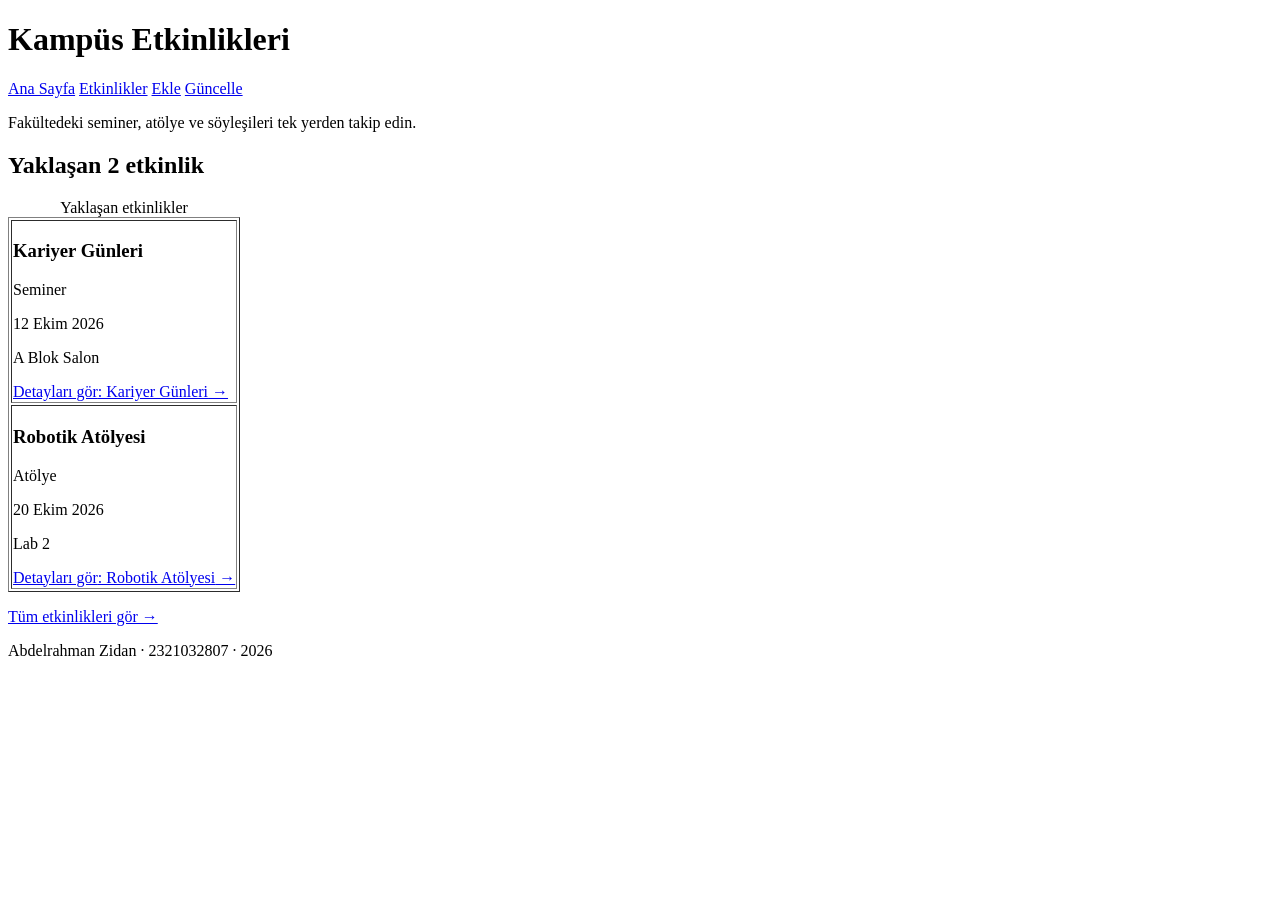
<file: kampus-etkinlik/sprint1/index.html>
<!DOCTYPE html>
<html lang="tr">
<head>
  <meta charset="UTF-8">
  <meta name="viewport" content="width=device-width, initial-scale=1">
  <meta name="description" content="Kampüsteki seminer, atölye ve söyleşileri keşfedin.">
  <meta name="author" content="Abdelrahman Zidan">
  <title>Kampüs Etkinlikleri | Kampüs Etkinlikleri</title>
</head>
<body>
  <header class="site-header">
    <div class="container">
      <h1>Kampüs Etkinlikleri</h1>
      <nav aria-label="Ana menü">
        <a href="index.html" aria-current="page">Ana Sayfa</a>
        <a href="etkinlikler.html">Etkinlikler</a>
        <a href="etkinlik-ekle.html">Ekle</a>
        <a href="etkinlik-guncelle.html">Güncelle</a>
      </nav>
    </div>
  </header>
  <main class="container" id="ana-icerik">
    <p class="intro">Fakültedeki seminer, atölye ve söyleşileri tek yerden takip edin.</p>
    <section aria-labelledby="yaklasan-baslik">
      <h2 id="yaklasan-baslik">Yaklaşan 2 etkinlik</h2>
      <table border="1">
        <caption>Yaklaşan etkinlikler</caption>
        <tbody>
          <tr><td><h3>Kariyer Günleri</h3>
          <p>Seminer</p>
          <p><time datetime="2026-10-12">12 Ekim 2026</time></p>
          <p>A Blok Salon</p>
          <a class="detail-link" href="etkinlik-detay.html#kariyer">Detayları gör<span class="sr-only">: Kariyer Günleri</span> →</a></td></tr>
          <tr><td><h3>Robotik Atölyesi</h3>
          <p>Atölye</p>
          <p><time datetime="2026-10-20">20 Ekim 2026</time></p>
          <p>Lab 2</p>
          <a class="detail-link" href="etkinlik-detay.html#robotik">Detayları gör<span class="sr-only">: Robotik Atölyesi</span> →</a></td></tr>
        </tbody>
      </table>
      <p class="all-events"><a href="etkinlikler.html">Tüm etkinlikleri gör →</a></p>
    </section>
  </main>
  <footer class="site-footer container">
    <p>Abdelrahman Zidan · 2321032807 · 2026</p>
  </footer>
</body>
</html>
</file>
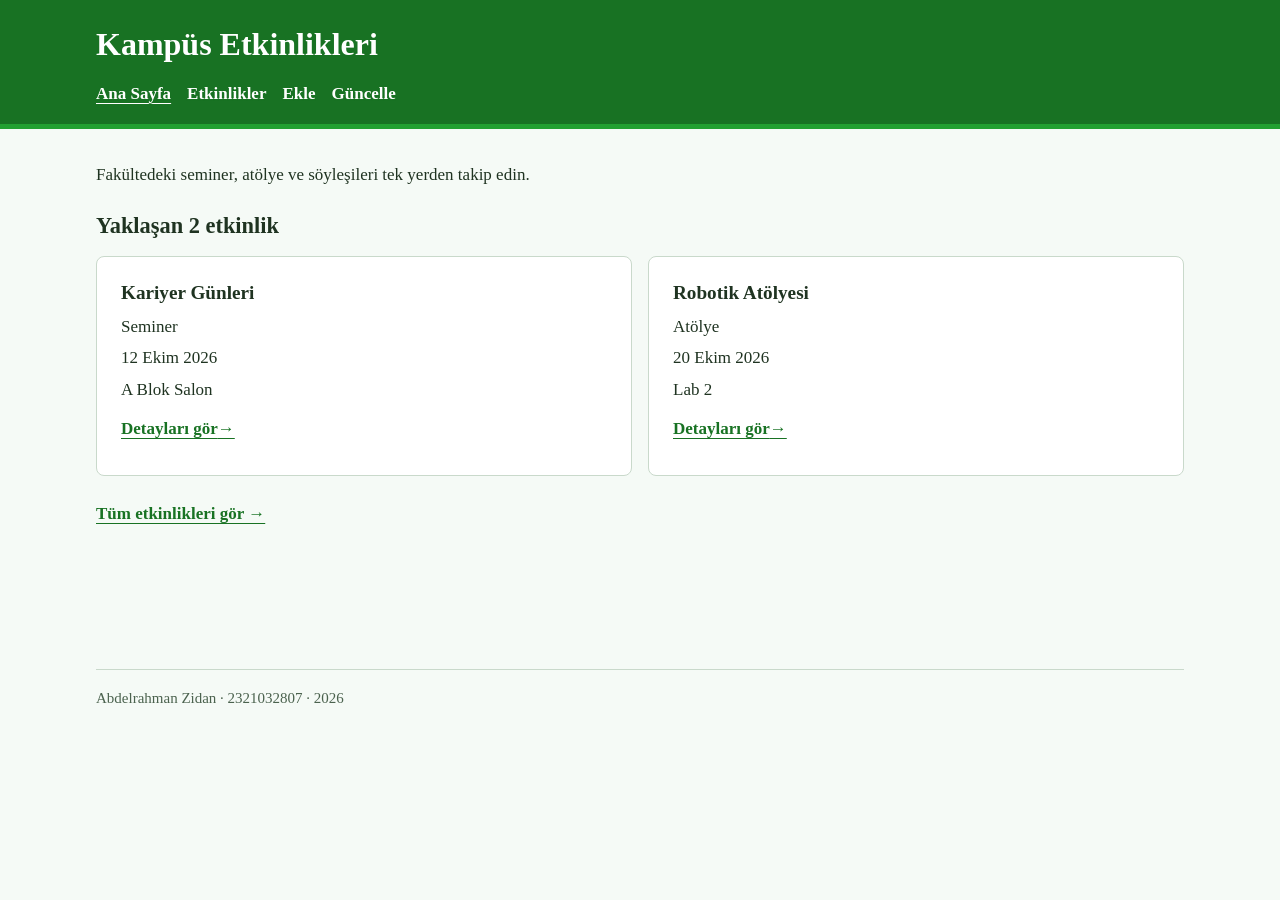
<file: kampus-etkinlik/sprint2/index.html>
<!DOCTYPE html>
<html lang="tr">
<head>
  <meta charset="UTF-8">
  <meta name="viewport" content="width=device-width, initial-scale=1">
  <meta name="description" content="Kampüsteki seminer, atölye ve söyleşileri keşfedin.">
  <meta name="author" content="Abdelrahman Zidan">
  <title>Kampüs Etkinlikleri | Kampüs Etkinlikleri</title>
  <link rel="stylesheet" href="css/2321032807.css">
</head>
<body>
  <header class="site-header">
    <div class="container">
      <h1>Kampüs Etkinlikleri</h1>
      <nav aria-label="Ana menü">
        <a href="index.html" aria-current="page">Ana Sayfa</a>
        <a href="etkinlikler.html">Etkinlikler</a>
        <a href="etkinlik-ekle.html">Ekle</a>
        <a href="etkinlik-guncelle.html">Güncelle</a>
      </nav>
    </div>
  </header>
  <main class="container" id="ana-icerik">
    <p class="intro">Fakültedeki seminer, atölye ve söyleşileri tek yerden takip edin.</p>
    <section aria-labelledby="yaklasan-baslik">
      <h2 id="yaklasan-baslik">Yaklaşan 2 etkinlik</h2>
      <div class="event-grid upcoming-grid">
        <article class="event-card">
          <h3>Kariyer Günleri</h3>
          <p>Seminer</p>
          <p><time datetime="2026-10-12">12 Ekim 2026</time></p>
          <p>A Blok Salon</p>
          <a class="detail-link" href="etkinlik-detay.html#kariyer">Detayları gör<span class="sr-only">: Kariyer Günleri</span> →</a>
        </article>
        <article class="event-card">
          <h3>Robotik Atölyesi</h3>
          <p>Atölye</p>
          <p><time datetime="2026-10-20">20 Ekim 2026</time></p>
          <p>Lab 2</p>
          <a class="detail-link" href="etkinlik-detay.html#robotik">Detayları gör<span class="sr-only">: Robotik Atölyesi</span> →</a>
        </article>
      </div>
      <p class="all-events"><a href="etkinlikler.html">Tüm etkinlikleri gör →</a></p>
    </section>
  </main>
  <footer class="site-footer container">
    <p>Abdelrahman Zidan · 2321032807 · 2026</p>
  </footer>
</body>
</html>
</file>
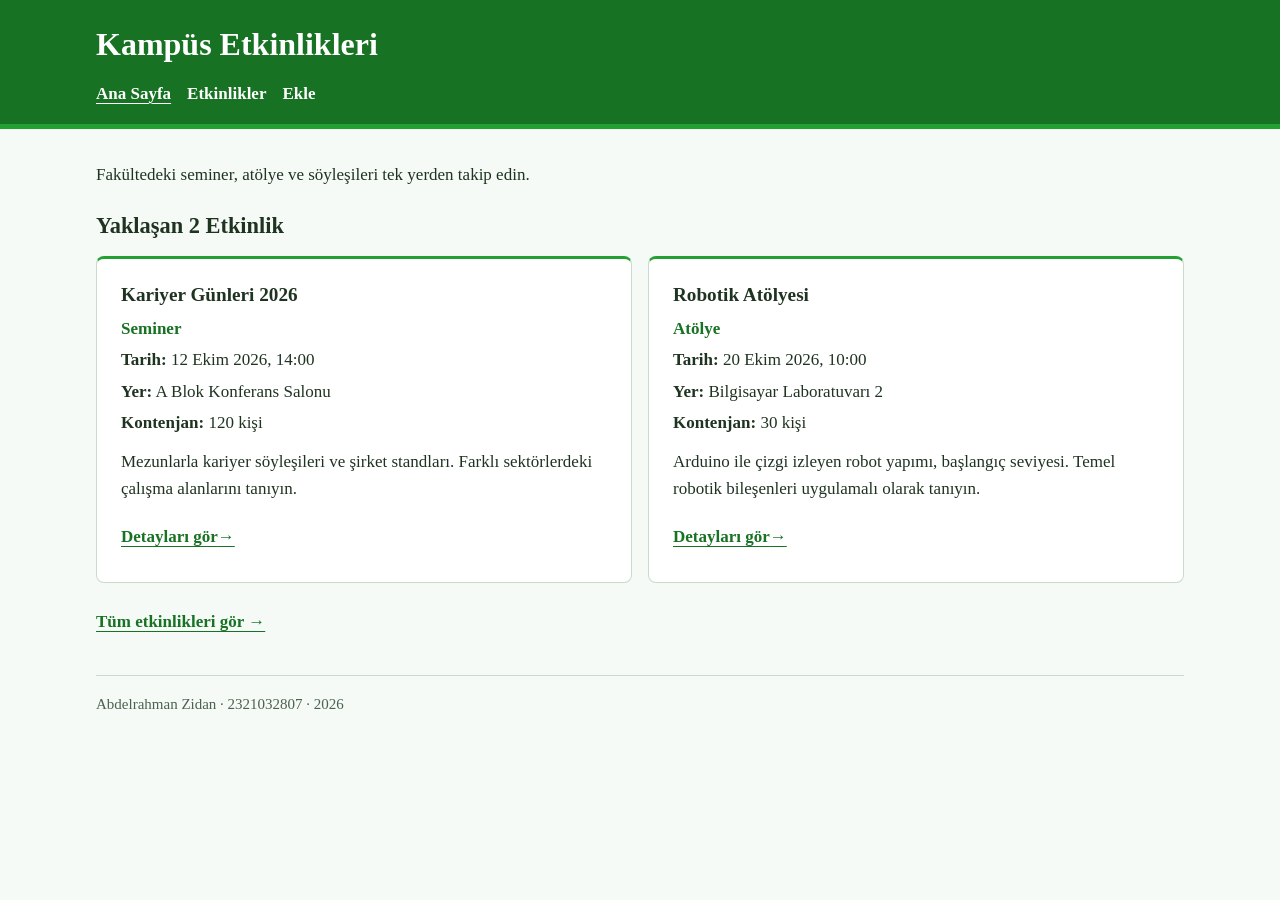
<file: kampus-etkinlik/sprint3/index.html>
<!DOCTYPE html>
<html lang="tr">
<head>
  <meta charset="UTF-8">
  <meta name="viewport" content="width=device-width, initial-scale=1">
  <meta name="description" content="Kampüsteki seminer, atölye ve söyleşileri keşfedin.">
  <meta name="author" content="Abdelrahman Zidan">
  <title>Kampüs Etkinlikleri | Kampüs Etkinlikleri</title>
  <link rel="stylesheet" href="css/2321032807.css">
  <script type="module" src="js/event-list.js"></script>
</head>
<body>
  <header class="site-header">
    <div class="container">
      <h1>Kampüs Etkinlikleri</h1>
      <nav aria-label="Ana menü">
        <a href="index.html" aria-current="page">Ana Sayfa</a>
        <a href="etkinlikler.html">Etkinlikler</a>
        <a href="etkinlik-ekle.html">Ekle</a>
      </nav>
    </div>
  </header>
  <main class="container" id="ana-icerik">
    <p class="intro">Fakültedeki seminer, atölye ve söyleşileri tek yerden takip edin.</p>
    <h2 id="yaklasan-baslik">Yaklaşan 2 Etkinlik</h2>
    <section id="etkinlik-listesi" class="event-grid upcoming-grid" data-limit="2" aria-labelledby="yaklasan-baslik"></section>
    <p class="all-events"><a href="etkinlikler.html">Tüm etkinlikleri gör →</a></p>
    <noscript><p class="notice notice-error">Bu sayfa için JavaScript etkin olmalıdır.</p></noscript>
  </main>
  <footer class="site-footer container">
    <p>Abdelrahman Zidan · 2321032807 · 2026</p>
  </footer>
</body>
</html>
</file>
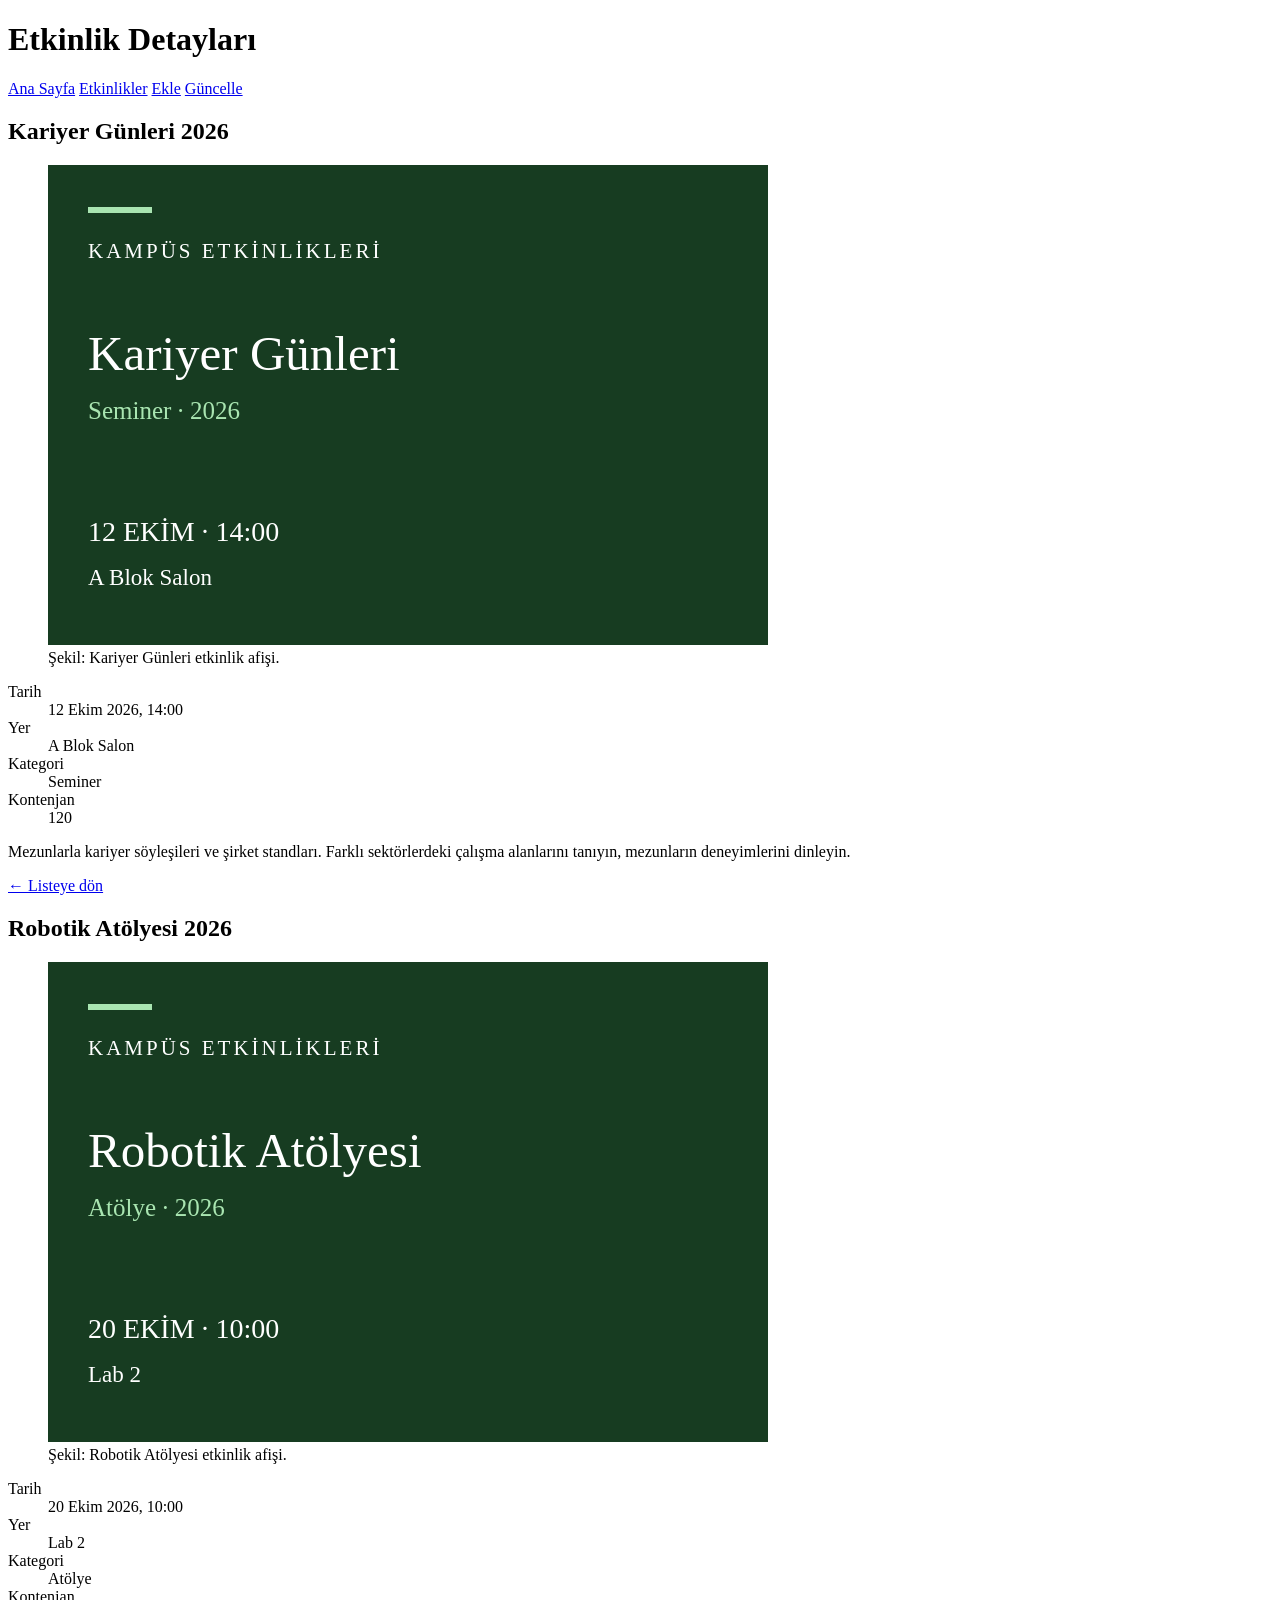
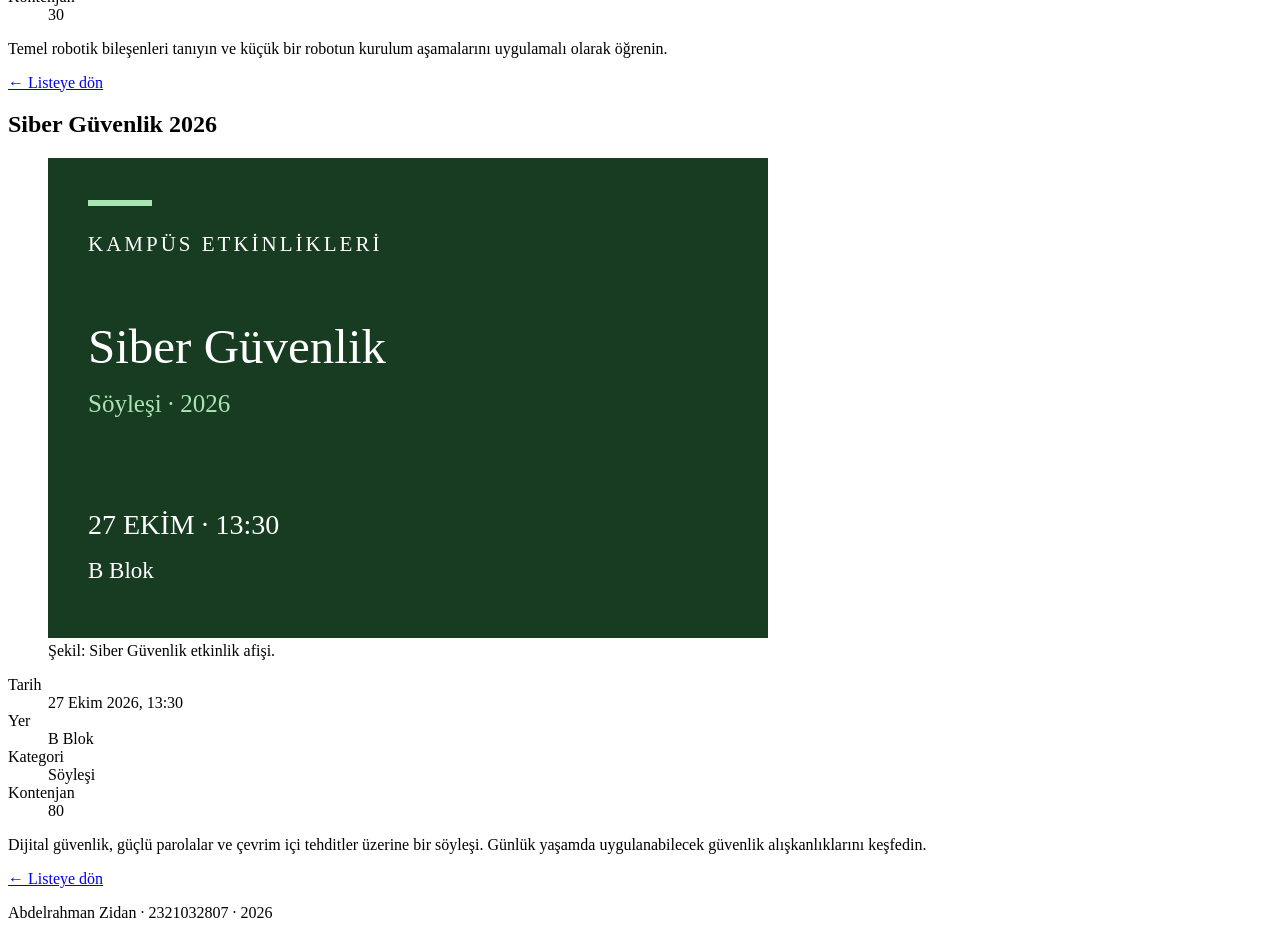
<file: kampus-etkinlik/sprint1/etkinlik-detay.html>
<!DOCTYPE html>
<html lang="tr">
<head>
  <meta charset="UTF-8">
  <meta name="viewport" content="width=device-width, initial-scale=1">
  <meta name="description" content="Kampüsteki seminer, atölye ve söyleşileri keşfedin.">
  <meta name="author" content="Abdelrahman Zidan">
  <title>Etkinlik Detayları | Kampüs Etkinlikleri</title>
</head>
<body>
  <header class="site-header">
    <div class="container">
      <h1>Etkinlik Detayları</h1>
      <nav aria-label="Ana menü">
        <a href="index.html">Ana Sayfa</a>
        <a href="etkinlikler.html">Etkinlikler</a>
        <a href="etkinlik-ekle.html">Ekle</a>
        <a href="etkinlik-guncelle.html">Güncelle</a>
      </nav>
    </div>
  </header>
  <main class="container" id="ana-icerik">
    <article class="event-detail" id="kariyer">
      <h2>Kariyer Günleri 2026</h2>
      <div class="detail-grid">
        <figure>
          <img src="images/kariyer-afis.svg" width="720" height="480" alt="Kariyer Günleri: 12 Ekim 2026, saat 14:00, A Blok Salon.">
          <figcaption>Şekil: Kariyer Günleri etkinlik afişi.</figcaption>
        </figure>
        <div>
          <dl>
            <dt>Tarih</dt><dd><time datetime="2026-10-12T14:00">12 Ekim 2026, 14:00</time></dd>
            <dt>Yer</dt><dd>A Blok Salon</dd>
            <dt>Kategori</dt><dd>Seminer</dd>
            <dt>Kontenjan</dt><dd>120</dd>
          </dl>
          <p>Mezunlarla kariyer söyleşileri ve şirket standları. Farklı sektörlerdeki çalışma alanlarını tanıyın, mezunların deneyimlerini dinleyin.</p>
          <a class="detail-link" href="etkinlikler.html">← Listeye dön</a>
        </div>
      </div>
    </article>
    <article class="event-detail" id="robotik">
      <h2>Robotik Atölyesi 2026</h2>
      <div class="detail-grid">
        <figure>
          <img src="images/robotik-afis.svg" width="720" height="480" alt="Robotik Atölyesi: 20 Ekim 2026, saat 10:00, Lab 2.">
          <figcaption>Şekil: Robotik Atölyesi etkinlik afişi.</figcaption>
        </figure>
        <div>
          <dl>
            <dt>Tarih</dt><dd><time datetime="2026-10-20T10:00">20 Ekim 2026, 10:00</time></dd>
            <dt>Yer</dt><dd>Lab 2</dd>
            <dt>Kategori</dt><dd>Atölye</dd>
            <dt>Kontenjan</dt><dd>30</dd>
          </dl>
          <p>Temel robotik bileşenleri tanıyın ve küçük bir robotun kurulum aşamalarını uygulamalı olarak öğrenin.</p>
          <a class="detail-link" href="etkinlikler.html">← Listeye dön</a>
        </div>
      </div>
    </article>
    <article class="event-detail" id="siber">
      <h2>Siber Güvenlik 2026</h2>
      <div class="detail-grid">
        <figure>
          <img src="images/siber-afis.svg" width="720" height="480" alt="Siber Güvenlik: 27 Ekim 2026, saat 13:30, B Blok.">
          <figcaption>Şekil: Siber Güvenlik etkinlik afişi.</figcaption>
        </figure>
        <div>
          <dl>
            <dt>Tarih</dt><dd><time datetime="2026-10-27T13:30">27 Ekim 2026, 13:30</time></dd>
            <dt>Yer</dt><dd>B Blok</dd>
            <dt>Kategori</dt><dd>Söyleşi</dd>
            <dt>Kontenjan</dt><dd>80</dd>
          </dl>
          <p>Dijital güvenlik, güçlü parolalar ve çevrim içi tehditler üzerine bir söyleşi. Günlük yaşamda uygulanabilecek güvenlik alışkanlıklarını keşfedin.</p>
          <a class="detail-link" href="etkinlikler.html">← Listeye dön</a>
        </div>
      </div>
    </article>
  </main>
  <footer class="site-footer container">
    <p>Abdelrahman Zidan · 2321032807 · 2026</p>
  </footer>
</body>
</html>
</file>
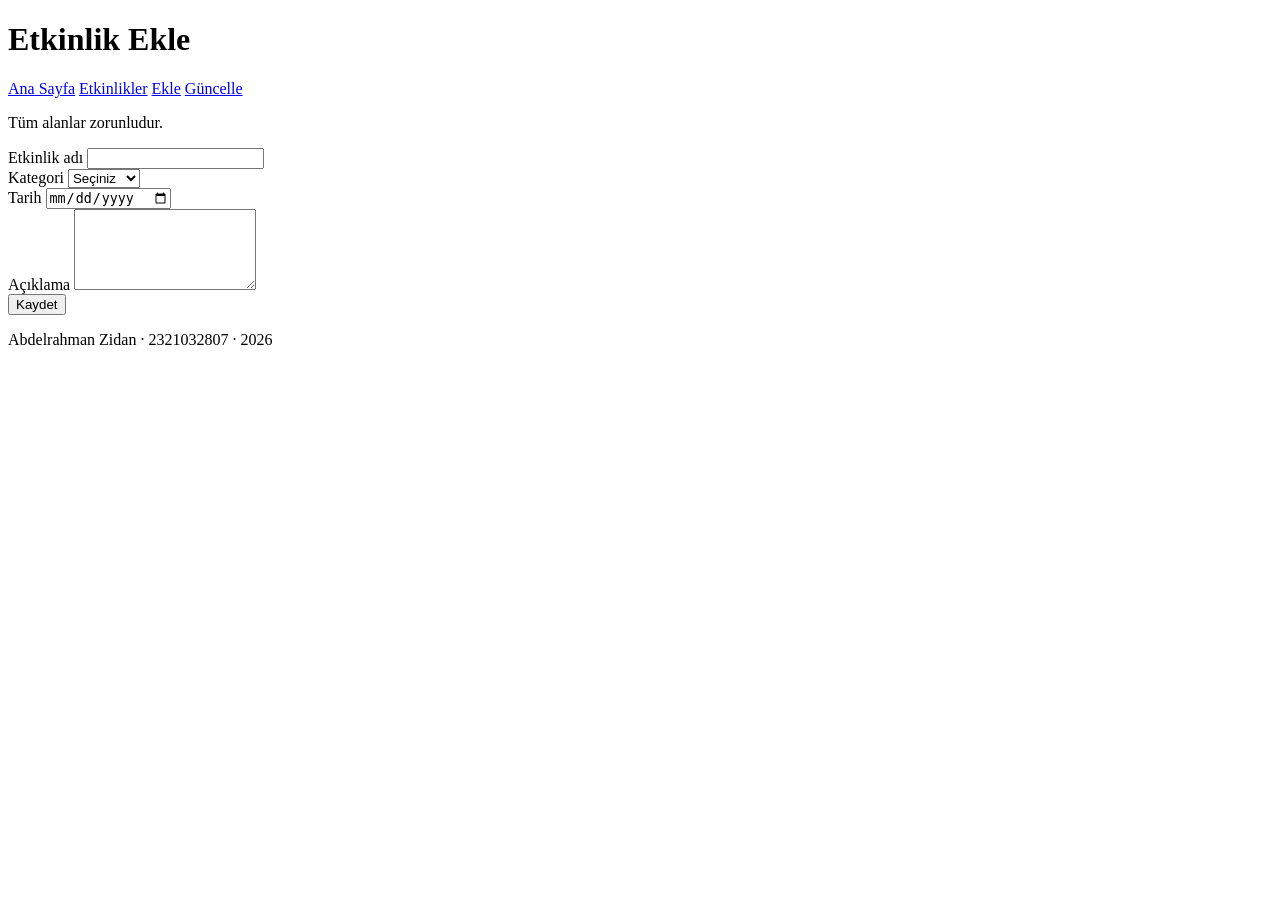
<file: kampus-etkinlik/sprint1/etkinlik-ekle.html>
<!DOCTYPE html>
<html lang="tr">
<head>
  <meta charset="UTF-8">
  <meta name="viewport" content="width=device-width, initial-scale=1">
  <meta name="description" content="Kampüsteki seminer, atölye ve söyleşileri keşfedin.">
  <meta name="author" content="Abdelrahman Zidan">
  <title>Etkinlik Ekle | Kampüs Etkinlikleri</title>
</head>
<body>
  <header class="site-header">
    <div class="container">
      <h1>Etkinlik Ekle</h1>
      <nav aria-label="Ana menü">
        <a href="index.html">Ana Sayfa</a>
        <a href="etkinlikler.html">Etkinlikler</a>
        <a href="etkinlik-ekle.html" aria-current="page">Ekle</a>
        <a href="etkinlik-guncelle.html">Güncelle</a>
      </nav>
    </div>
  </header>
  <main class="container" id="ana-icerik">
    <form action="etkinlik-ekle.html" method="get" class="event-form">
      <p class="form-hint">Tüm alanlar zorunludur.</p>
      <div class="form-field">
        <label for="etkinlik-adi">Etkinlik adı</label>
        <input type="text" id="etkinlik-adi" name="ad" required maxlength="100" aria-describedby="ad-hata">
        <span class="field-error" id="ad-hata" hidden>Etkinlik adını girin.</span>
      </div>
      <div class="form-field">
        <label for="kategori">Kategori</label>
        <select id="kategori" name="kategori" required aria-describedby="kategori-hata">
          <option value="">Seçiniz</option>
            <option value="Seminer">Seminer</option>
            <option value="Atölye">Atölye</option>
            <option value="Söyleşi">Söyleşi</option>
        </select>
        <span class="field-error" id="kategori-hata" hidden>Bir kategori seçin.</span>
      </div>
      <div class="form-field">
        <label for="tarih">Tarih</label>
        <input type="date" id="tarih" name="tarih" required aria-describedby="tarih-hata">
        <span class="field-error" id="tarih-hata" hidden>Etkinlik tarihini girin.</span>
      </div>
      <div class="form-field">
        <label for="aciklama">Açıklama</label>
        <textarea id="aciklama" name="aciklama" rows="5" required maxlength="2000" aria-describedby="aciklama-hata"></textarea>
        <span class="field-error" id="aciklama-hata" hidden>Açıklama yazın.</span>
      </div>
      <button type="submit">Kaydet</button>
    </form>
  </main>
  <footer class="site-footer container">
    <p>Abdelrahman Zidan · 2321032807 · 2026</p>
  </footer>
</body>
</html>
</file>
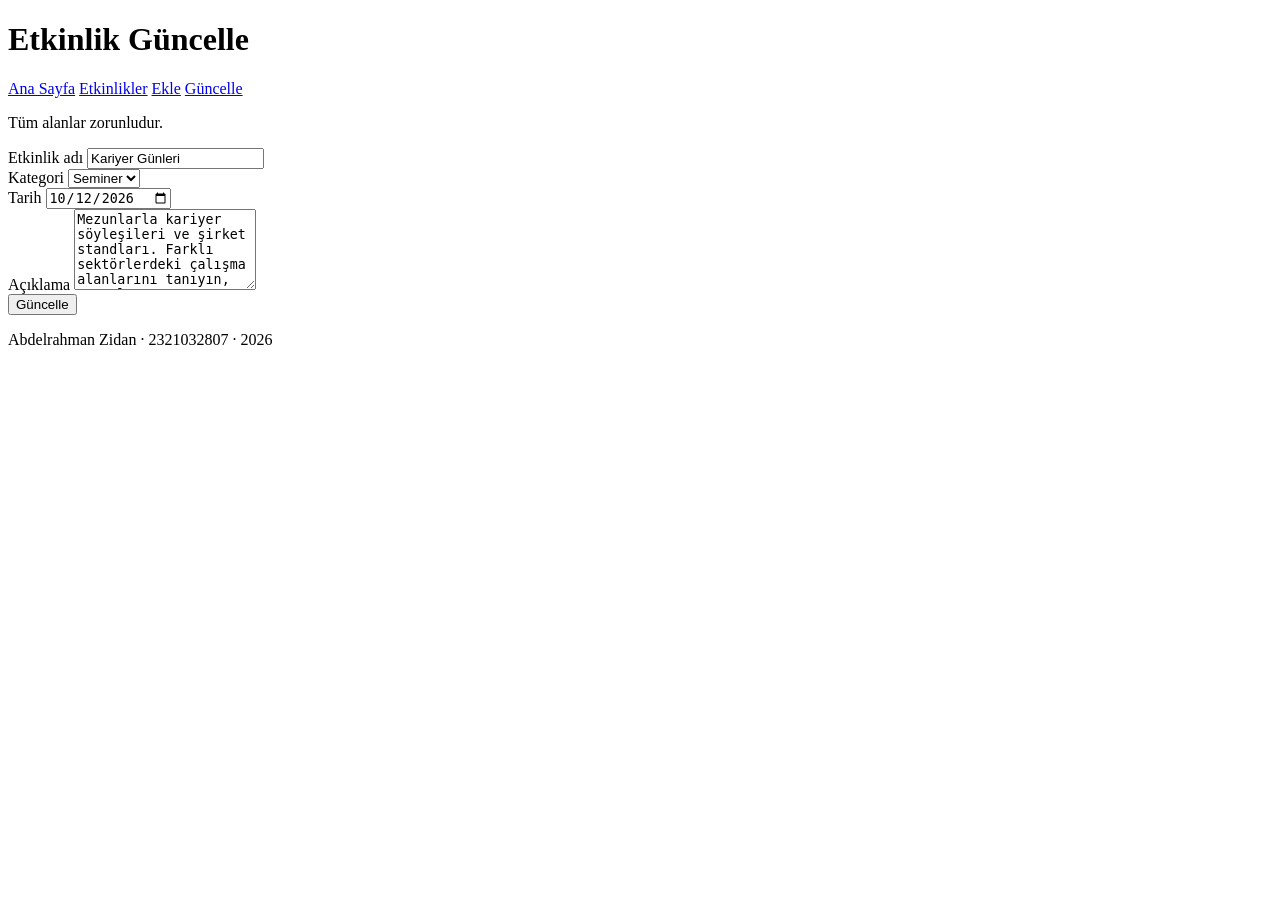
<file: kampus-etkinlik/sprint1/etkinlik-guncelle.html>
<!DOCTYPE html>
<html lang="tr">
<head>
  <meta charset="UTF-8">
  <meta name="viewport" content="width=device-width, initial-scale=1">
  <meta name="description" content="Kampüsteki seminer, atölye ve söyleşileri keşfedin.">
  <meta name="author" content="Abdelrahman Zidan">
  <title>Etkinlik Güncelle | Kampüs Etkinlikleri</title>
</head>
<body>
  <header class="site-header">
    <div class="container">
      <h1>Etkinlik Güncelle</h1>
      <nav aria-label="Ana menü">
        <a href="index.html">Ana Sayfa</a>
        <a href="etkinlikler.html">Etkinlikler</a>
        <a href="etkinlik-ekle.html">Ekle</a>
        <a href="etkinlik-guncelle.html" aria-current="page">Güncelle</a>
      </nav>
    </div>
  </header>
  <main class="container" id="ana-icerik">
    <form action="etkinlik-guncelle.html" method="get" class="event-form">
      <p class="form-hint">Tüm alanlar zorunludur.</p>
      <div class="form-field">
        <label for="etkinlik-adi">Etkinlik adı</label>
        <input type="text" id="etkinlik-adi" name="ad" required maxlength="100" value="Kariyer Günleri" aria-describedby="ad-hata">
        <span class="field-error" id="ad-hata" hidden>Etkinlik adını girin.</span>
      </div>
      <div class="form-field">
        <label for="kategori">Kategori</label>
        <select id="kategori" name="kategori" required aria-describedby="kategori-hata">
          <option value="">Seçiniz</option>
            <option value="Seminer" selected>Seminer</option>
            <option value="Atölye">Atölye</option>
            <option value="Söyleşi">Söyleşi</option>
        </select>
        <span class="field-error" id="kategori-hata" hidden>Bir kategori seçin.</span>
      </div>
      <div class="form-field">
        <label for="tarih">Tarih</label>
        <input type="date" id="tarih" name="tarih" required value="2026-10-12" aria-describedby="tarih-hata">
        <span class="field-error" id="tarih-hata" hidden>Etkinlik tarihini girin.</span>
      </div>
      <div class="form-field">
        <label for="aciklama">Açıklama</label>
        <textarea id="aciklama" name="aciklama" rows="5" required maxlength="2000" aria-describedby="aciklama-hata">Mezunlarla kariyer söyleşileri ve şirket standları. Farklı sektörlerdeki çalışma alanlarını tanıyın, mezunların deneyimlerini dinleyin.</textarea>
        <span class="field-error" id="aciklama-hata" hidden>Açıklama yazın.</span>
      </div>
      <button type="submit">Güncelle</button>
    </form>
  </main>
  <footer class="site-footer container">
    <p>Abdelrahman Zidan · 2321032807 · 2026</p>
  </footer>
</body>
</html>
</file>
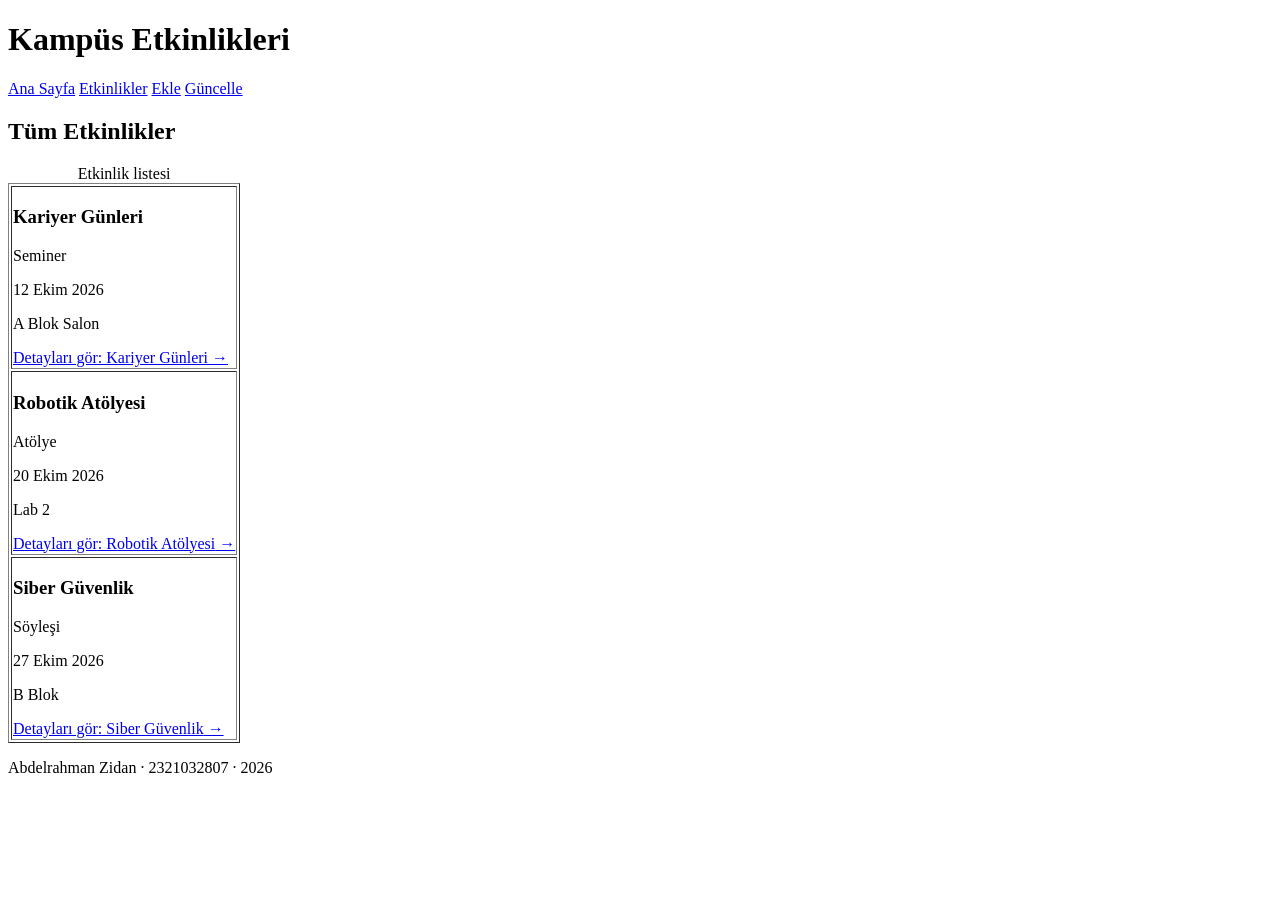
<file: kampus-etkinlik/sprint1/etkinlikler.html>
<!DOCTYPE html>
<html lang="tr">
<head>
  <meta charset="UTF-8">
  <meta name="viewport" content="width=device-width, initial-scale=1">
  <meta name="description" content="Kampüsteki seminer, atölye ve söyleşileri keşfedin.">
  <meta name="author" content="Abdelrahman Zidan">
  <title>Kampüs Etkinlikleri | Kampüs Etkinlikleri</title>
</head>
<body>
  <header class="site-header">
    <div class="container">
      <h1>Kampüs Etkinlikleri</h1>
      <nav aria-label="Ana menü">
        <a href="index.html">Ana Sayfa</a>
        <a href="etkinlikler.html" aria-current="page">Etkinlikler</a>
        <a href="etkinlik-ekle.html">Ekle</a>
        <a href="etkinlik-guncelle.html">Güncelle</a>
      </nav>
    </div>
  </header>
  <main class="container" id="ana-icerik">
    <section aria-labelledby="liste-baslik">
      <h2 id="liste-baslik">Tüm Etkinlikler</h2>
      <table border="1">
        <caption>Etkinlik listesi</caption>
        <tbody>
          <tr><td><h3>Kariyer Günleri</h3>
          <p>Seminer</p>
          <p><time datetime="2026-10-12">12 Ekim 2026</time></p>
          <p>A Blok Salon</p>
          <a class="detail-link" href="etkinlik-detay.html#kariyer">Detayları gör<span class="sr-only">: Kariyer Günleri</span> →</a></td></tr>
          <tr><td><h3>Robotik Atölyesi</h3>
          <p>Atölye</p>
          <p><time datetime="2026-10-20">20 Ekim 2026</time></p>
          <p>Lab 2</p>
          <a class="detail-link" href="etkinlik-detay.html#robotik">Detayları gör<span class="sr-only">: Robotik Atölyesi</span> →</a></td></tr>
          <tr><td><h3>Siber Güvenlik</h3>
          <p>Söyleşi</p>
          <p><time datetime="2026-10-27">27 Ekim 2026</time></p>
          <p>B Blok</p>
          <a class="detail-link" href="etkinlik-detay.html#siber">Detayları gör<span class="sr-only">: Siber Güvenlik</span> →</a></td></tr>
        </tbody>
      </table>
    </section>
  </main>
  <footer class="site-footer container">
    <p>Abdelrahman Zidan · 2321032807 · 2026</p>
  </footer>
</body>
</html>
</file>
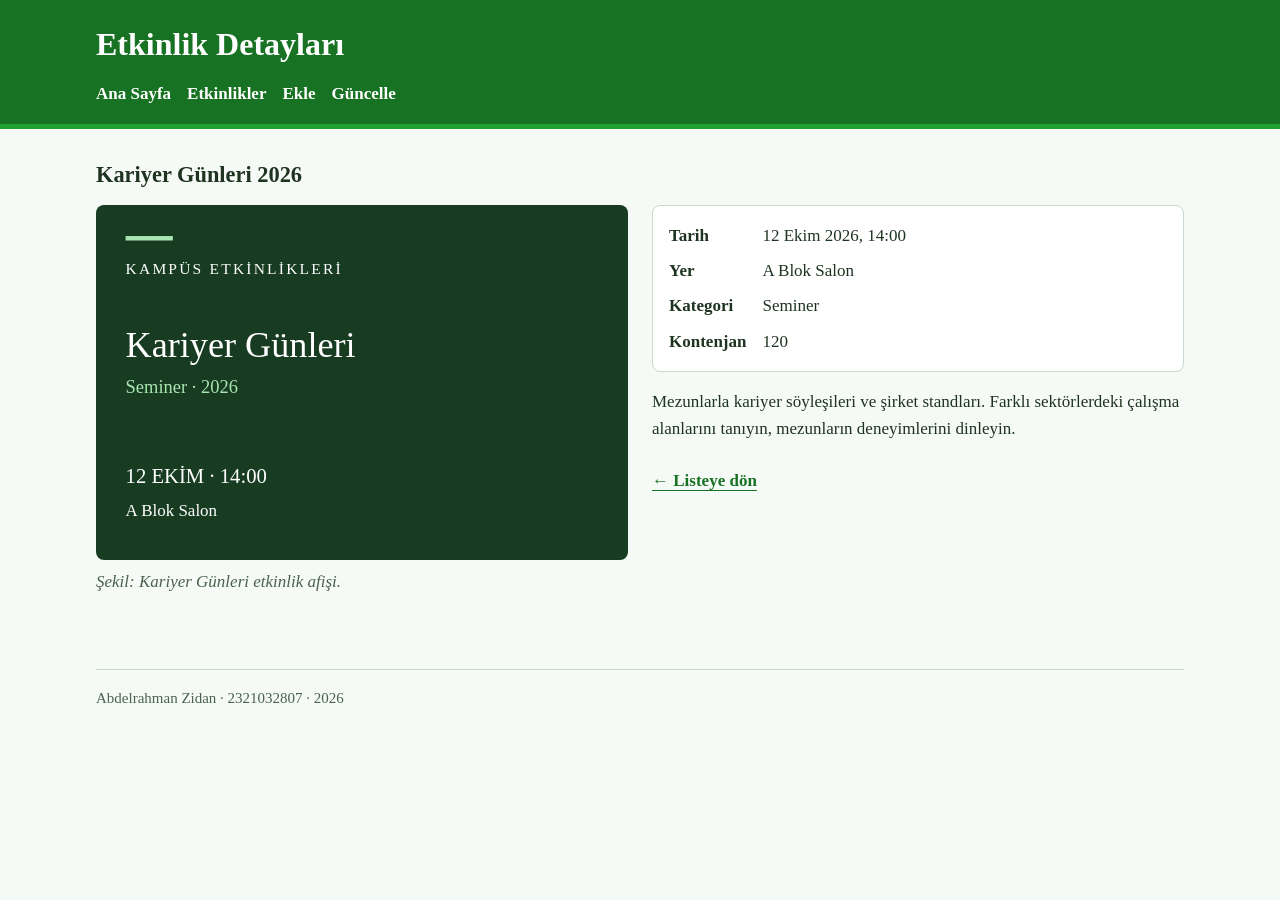
<file: kampus-etkinlik/sprint2/etkinlik-detay.html>
<!DOCTYPE html>
<html lang="tr">
<head>
  <meta charset="UTF-8">
  <meta name="viewport" content="width=device-width, initial-scale=1">
  <meta name="description" content="Kampüsteki seminer, atölye ve söyleşileri keşfedin.">
  <meta name="author" content="Abdelrahman Zidan">
  <title>Etkinlik Detayları | Kampüs Etkinlikleri</title>
  <link rel="stylesheet" href="css/2321032807.css">
</head>
<body>
  <header class="site-header">
    <div class="container">
      <h1>Etkinlik Detayları</h1>
      <nav aria-label="Ana menü">
        <a href="index.html">Ana Sayfa</a>
        <a href="etkinlikler.html">Etkinlikler</a>
        <a href="etkinlik-ekle.html">Ekle</a>
        <a href="etkinlik-guncelle.html">Güncelle</a>
      </nav>
    </div>
  </header>
  <main class="container" id="ana-icerik">
    <article class="event-detail" id="kariyer">
      <h2>Kariyer Günleri 2026</h2>
      <div class="detail-grid">
        <figure>
          <img src="images/kariyer-afis.svg" width="720" height="480" alt="Kariyer Günleri: 12 Ekim 2026, saat 14:00, A Blok Salon.">
          <figcaption>Şekil: Kariyer Günleri etkinlik afişi.</figcaption>
        </figure>
        <div>
          <dl>
            <dt>Tarih</dt><dd><time datetime="2026-10-12T14:00">12 Ekim 2026, 14:00</time></dd>
            <dt>Yer</dt><dd>A Blok Salon</dd>
            <dt>Kategori</dt><dd>Seminer</dd>
            <dt>Kontenjan</dt><dd>120</dd>
          </dl>
          <p>Mezunlarla kariyer söyleşileri ve şirket standları. Farklı sektörlerdeki çalışma alanlarını tanıyın, mezunların deneyimlerini dinleyin.</p>
          <a class="detail-link" href="etkinlikler.html">← Listeye dön</a>
        </div>
      </div>
    </article>
    <article class="event-detail" id="robotik">
      <h2>Robotik Atölyesi 2026</h2>
      <div class="detail-grid">
        <figure>
          <img src="images/robotik-afis.svg" width="720" height="480" alt="Robotik Atölyesi: 20 Ekim 2026, saat 10:00, Lab 2.">
          <figcaption>Şekil: Robotik Atölyesi etkinlik afişi.</figcaption>
        </figure>
        <div>
          <dl>
            <dt>Tarih</dt><dd><time datetime="2026-10-20T10:00">20 Ekim 2026, 10:00</time></dd>
            <dt>Yer</dt><dd>Lab 2</dd>
            <dt>Kategori</dt><dd>Atölye</dd>
            <dt>Kontenjan</dt><dd>30</dd>
          </dl>
          <p>Temel robotik bileşenleri tanıyın ve küçük bir robotun kurulum aşamalarını uygulamalı olarak öğrenin.</p>
          <a class="detail-link" href="etkinlikler.html">← Listeye dön</a>
        </div>
      </div>
    </article>
    <article class="event-detail" id="siber">
      <h2>Siber Güvenlik 2026</h2>
      <div class="detail-grid">
        <figure>
          <img src="images/siber-afis.svg" width="720" height="480" alt="Siber Güvenlik: 27 Ekim 2026, saat 13:30, B Blok.">
          <figcaption>Şekil: Siber Güvenlik etkinlik afişi.</figcaption>
        </figure>
        <div>
          <dl>
            <dt>Tarih</dt><dd><time datetime="2026-10-27T13:30">27 Ekim 2026, 13:30</time></dd>
            <dt>Yer</dt><dd>B Blok</dd>
            <dt>Kategori</dt><dd>Söyleşi</dd>
            <dt>Kontenjan</dt><dd>80</dd>
          </dl>
          <p>Dijital güvenlik, güçlü parolalar ve çevrim içi tehditler üzerine bir söyleşi. Günlük yaşamda uygulanabilecek güvenlik alışkanlıklarını keşfedin.</p>
          <a class="detail-link" href="etkinlikler.html">← Listeye dön</a>
        </div>
      </div>
    </article>
  </main>
  <footer class="site-footer container">
    <p>Abdelrahman Zidan · 2321032807 · 2026</p>
  </footer>
</body>
</html>
</file>
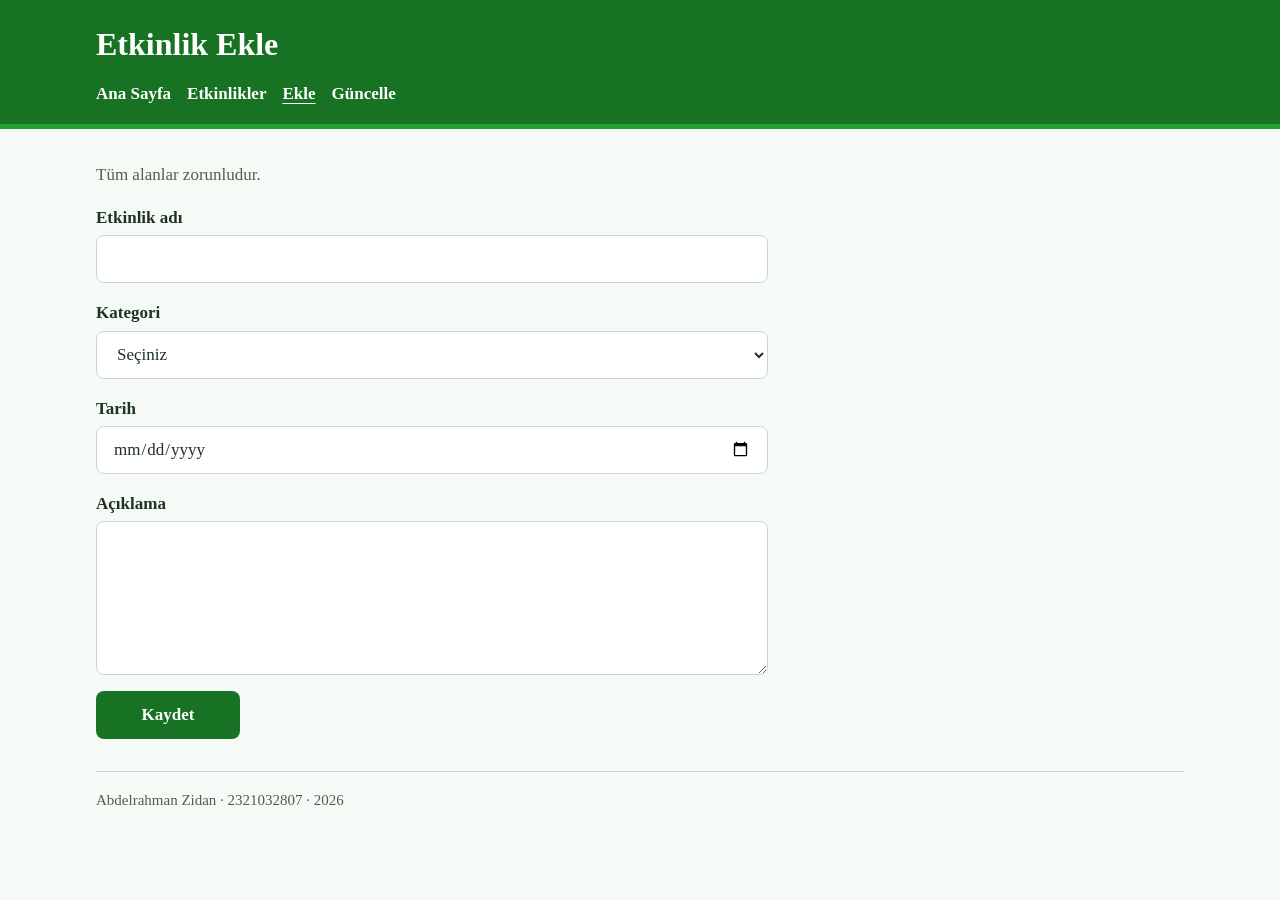
<file: kampus-etkinlik/sprint2/etkinlik-ekle.html>
<!DOCTYPE html>
<html lang="tr">
<head>
  <meta charset="UTF-8">
  <meta name="viewport" content="width=device-width, initial-scale=1">
  <meta name="description" content="Kampüsteki seminer, atölye ve söyleşileri keşfedin.">
  <meta name="author" content="Abdelrahman Zidan">
  <title>Etkinlik Ekle | Kampüs Etkinlikleri</title>
  <link rel="stylesheet" href="css/2321032807.css">
</head>
<body>
  <header class="site-header">
    <div class="container">
      <h1>Etkinlik Ekle</h1>
      <nav aria-label="Ana menü">
        <a href="index.html">Ana Sayfa</a>
        <a href="etkinlikler.html">Etkinlikler</a>
        <a href="etkinlik-ekle.html" aria-current="page">Ekle</a>
        <a href="etkinlik-guncelle.html">Güncelle</a>
      </nav>
    </div>
  </header>
  <main class="container" id="ana-icerik">
    <form action="etkinlik-ekle.html" method="get" class="event-form">
      <p class="form-hint">Tüm alanlar zorunludur.</p>
      <div class="form-field">
        <label for="etkinlik-adi">Etkinlik adı</label>
        <input type="text" id="etkinlik-adi" name="ad" required maxlength="100" aria-describedby="ad-hata">
        <span class="field-error" id="ad-hata" hidden>Etkinlik adını girin.</span>
      </div>
      <div class="form-field">
        <label for="kategori">Kategori</label>
        <select id="kategori" name="kategori" required aria-describedby="kategori-hata">
          <option value="">Seçiniz</option>
            <option value="Seminer">Seminer</option>
            <option value="Atölye">Atölye</option>
            <option value="Söyleşi">Söyleşi</option>
        </select>
        <span class="field-error" id="kategori-hata" hidden>Bir kategori seçin.</span>
      </div>
      <div class="form-field">
        <label for="tarih">Tarih</label>
        <input type="date" id="tarih" name="tarih" required aria-describedby="tarih-hata">
        <span class="field-error" id="tarih-hata" hidden>Etkinlik tarihini girin.</span>
      </div>
      <div class="form-field">
        <label for="aciklama">Açıklama</label>
        <textarea id="aciklama" name="aciklama" rows="5" required maxlength="2000" aria-describedby="aciklama-hata"></textarea>
        <span class="field-error" id="aciklama-hata" hidden>Açıklama yazın.</span>
      </div>
      <button type="submit">Kaydet</button>
    </form>
  </main>
  <footer class="site-footer container">
    <p>Abdelrahman Zidan · 2321032807 · 2026</p>
  </footer>
</body>
</html>
</file>
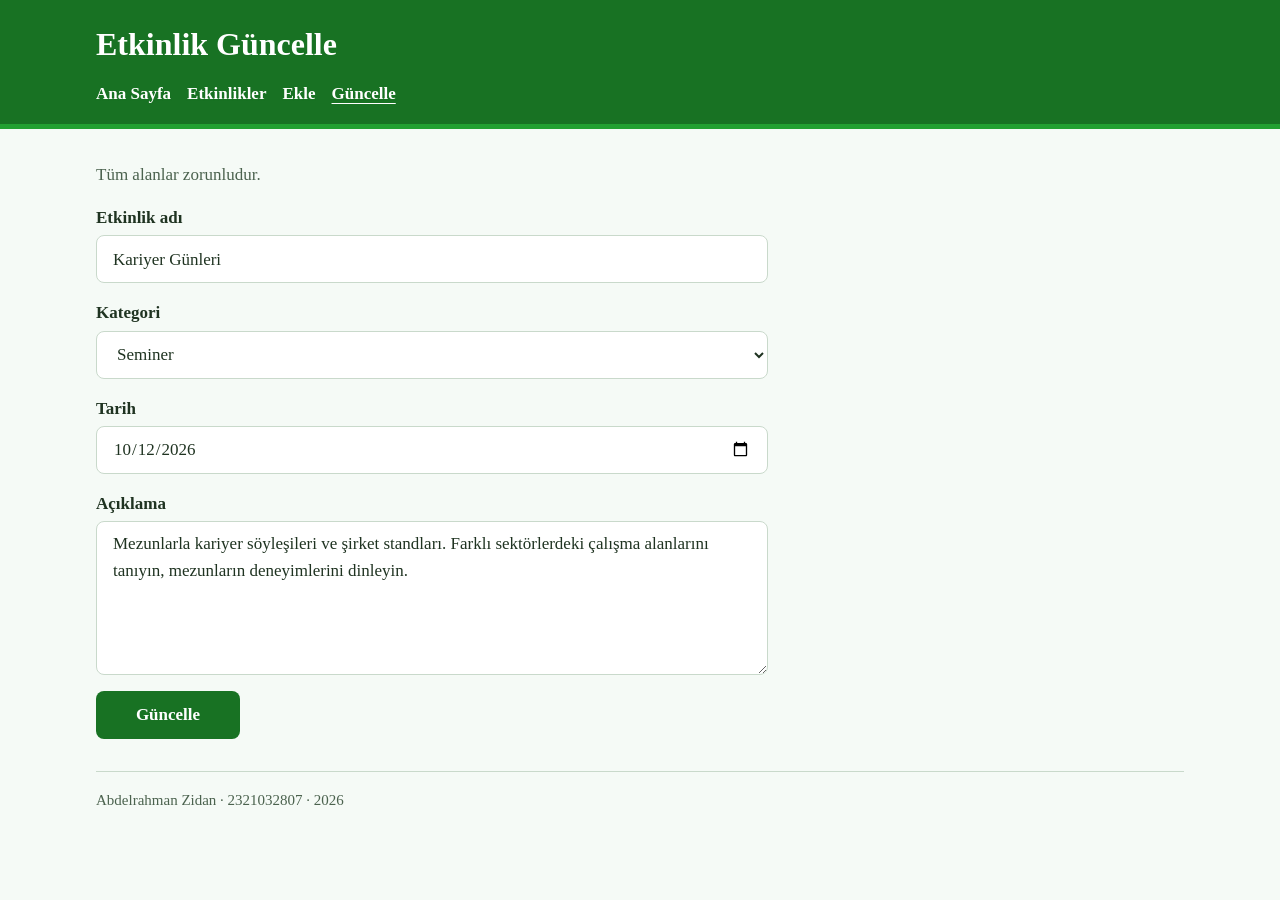
<file: kampus-etkinlik/sprint2/etkinlik-guncelle.html>
<!DOCTYPE html>
<html lang="tr">
<head>
  <meta charset="UTF-8">
  <meta name="viewport" content="width=device-width, initial-scale=1">
  <meta name="description" content="Kampüsteki seminer, atölye ve söyleşileri keşfedin.">
  <meta name="author" content="Abdelrahman Zidan">
  <title>Etkinlik Güncelle | Kampüs Etkinlikleri</title>
  <link rel="stylesheet" href="css/2321032807.css">
</head>
<body>
  <header class="site-header">
    <div class="container">
      <h1>Etkinlik Güncelle</h1>
      <nav aria-label="Ana menü">
        <a href="index.html">Ana Sayfa</a>
        <a href="etkinlikler.html">Etkinlikler</a>
        <a href="etkinlik-ekle.html">Ekle</a>
        <a href="etkinlik-guncelle.html" aria-current="page">Güncelle</a>
      </nav>
    </div>
  </header>
  <main class="container" id="ana-icerik">
    <form action="etkinlik-guncelle.html" method="get" class="event-form">
      <p class="form-hint">Tüm alanlar zorunludur.</p>
      <div class="form-field">
        <label for="etkinlik-adi">Etkinlik adı</label>
        <input type="text" id="etkinlik-adi" name="ad" required maxlength="100" value="Kariyer Günleri" aria-describedby="ad-hata">
        <span class="field-error" id="ad-hata" hidden>Etkinlik adını girin.</span>
      </div>
      <div class="form-field">
        <label for="kategori">Kategori</label>
        <select id="kategori" name="kategori" required aria-describedby="kategori-hata">
          <option value="">Seçiniz</option>
            <option value="Seminer" selected>Seminer</option>
            <option value="Atölye">Atölye</option>
            <option value="Söyleşi">Söyleşi</option>
        </select>
        <span class="field-error" id="kategori-hata" hidden>Bir kategori seçin.</span>
      </div>
      <div class="form-field">
        <label for="tarih">Tarih</label>
        <input type="date" id="tarih" name="tarih" required value="2026-10-12" aria-describedby="tarih-hata">
        <span class="field-error" id="tarih-hata" hidden>Etkinlik tarihini girin.</span>
      </div>
      <div class="form-field">
        <label for="aciklama">Açıklama</label>
        <textarea id="aciklama" name="aciklama" rows="5" required maxlength="2000" aria-describedby="aciklama-hata">Mezunlarla kariyer söyleşileri ve şirket standları. Farklı sektörlerdeki çalışma alanlarını tanıyın, mezunların deneyimlerini dinleyin.</textarea>
        <span class="field-error" id="aciklama-hata" hidden>Açıklama yazın.</span>
      </div>
      <button type="submit">Güncelle</button>
    </form>
  </main>
  <footer class="site-footer container">
    <p>Abdelrahman Zidan · 2321032807 · 2026</p>
  </footer>
</body>
</html>
</file>
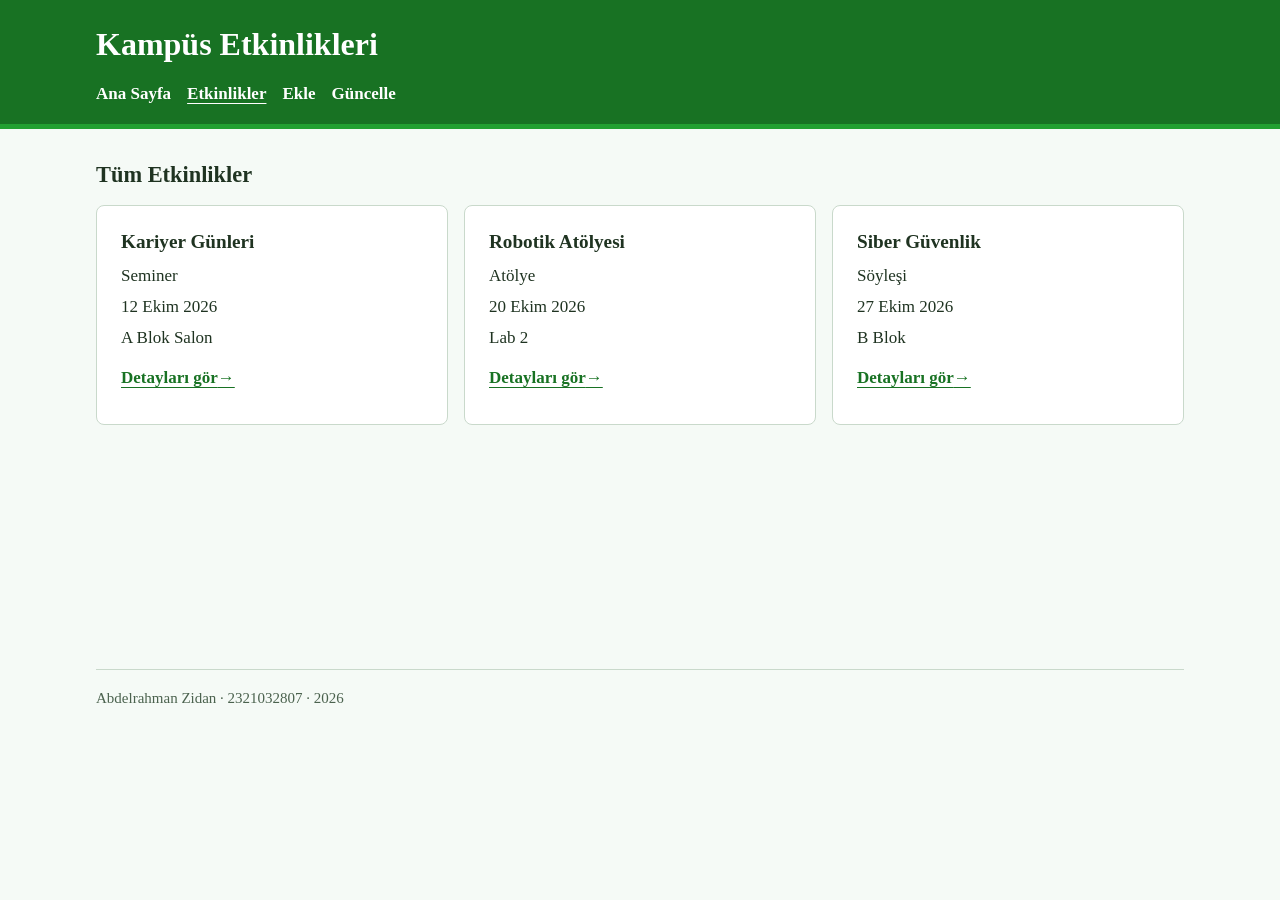
<file: kampus-etkinlik/sprint2/etkinlikler.html>
<!DOCTYPE html>
<html lang="tr">
<head>
  <meta charset="UTF-8">
  <meta name="viewport" content="width=device-width, initial-scale=1">
  <meta name="description" content="Kampüsteki seminer, atölye ve söyleşileri keşfedin.">
  <meta name="author" content="Abdelrahman Zidan">
  <title>Kampüs Etkinlikleri | Kampüs Etkinlikleri</title>
  <link rel="stylesheet" href="css/2321032807.css">
</head>
<body>
  <header class="site-header">
    <div class="container">
      <h1>Kampüs Etkinlikleri</h1>
      <nav aria-label="Ana menü">
        <a href="index.html">Ana Sayfa</a>
        <a href="etkinlikler.html" aria-current="page">Etkinlikler</a>
        <a href="etkinlik-ekle.html">Ekle</a>
        <a href="etkinlik-guncelle.html">Güncelle</a>
      </nav>
    </div>
  </header>
  <main class="container" id="ana-icerik">
    <section aria-labelledby="liste-baslik">
      <h2 id="liste-baslik">Tüm Etkinlikler</h2>
      <div class="event-grid">
        <article class="event-card">
          <h3>Kariyer Günleri</h3>
          <p>Seminer</p>
          <p><time datetime="2026-10-12">12 Ekim 2026</time></p>
          <p>A Blok Salon</p>
          <a class="detail-link" href="etkinlik-detay.html#kariyer">Detayları gör<span class="sr-only">: Kariyer Günleri</span> →</a>
        </article>
        <article class="event-card">
          <h3>Robotik Atölyesi</h3>
          <p>Atölye</p>
          <p><time datetime="2026-10-20">20 Ekim 2026</time></p>
          <p>Lab 2</p>
          <a class="detail-link" href="etkinlik-detay.html#robotik">Detayları gör<span class="sr-only">: Robotik Atölyesi</span> →</a>
        </article>
        <article class="event-card">
          <h3>Siber Güvenlik</h3>
          <p>Söyleşi</p>
          <p><time datetime="2026-10-27">27 Ekim 2026</time></p>
          <p>B Blok</p>
          <a class="detail-link" href="etkinlik-detay.html#siber">Detayları gör<span class="sr-only">: Siber Güvenlik</span> →</a>
        </article>
      </div>
    </section>
  </main>
  <footer class="site-footer container">
    <p>Abdelrahman Zidan · 2321032807 · 2026</p>
  </footer>
</body>
</html>
</file>
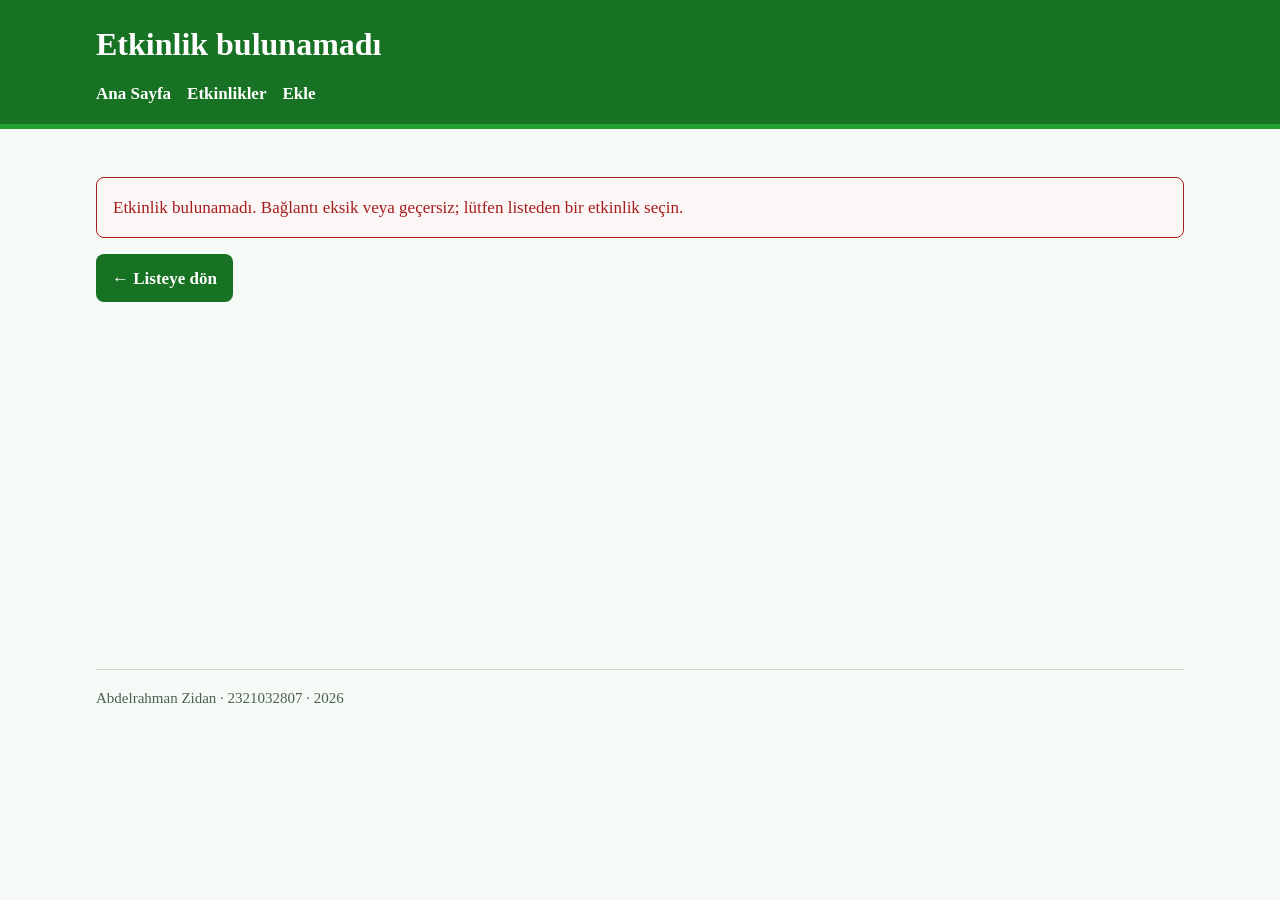
<file: kampus-etkinlik/sprint3/etkinlik-detay.html>
<!DOCTYPE html>
<html lang="tr">
<head>
  <meta charset="UTF-8">
  <meta name="viewport" content="width=device-width, initial-scale=1">
  <meta name="description" content="Kampüsteki seminer, atölye ve söyleşileri keşfedin.">
  <meta name="author" content="Abdelrahman Zidan">
  <title>Etkinlik Detayları | Kampüs Etkinlikleri</title>
  <link rel="stylesheet" href="css/2321032807.css">
  <script type="module" src="js/event-detail.js"></script>
</head>
<body>
  <header class="site-header">
    <div class="container">
      <h1>Etkinlik Detayları</h1>
      <nav aria-label="Ana menü">
        <a href="index.html">Ana Sayfa</a>
        <a href="etkinlikler.html">Etkinlikler</a>
        <a href="etkinlik-ekle.html">Ekle</a>
      </nav>
    </div>
  </header>
  <main class="container" id="ana-icerik">
    <div id="detay"></div>
    <noscript><p class="notice notice-error">Bu sayfa için JavaScript etkin olmalıdır.</p></noscript>
  </main>
  <footer class="site-footer container">
    <p>Abdelrahman Zidan · 2321032807 · 2026</p>
  </footer>
</body>
</html>
</file>
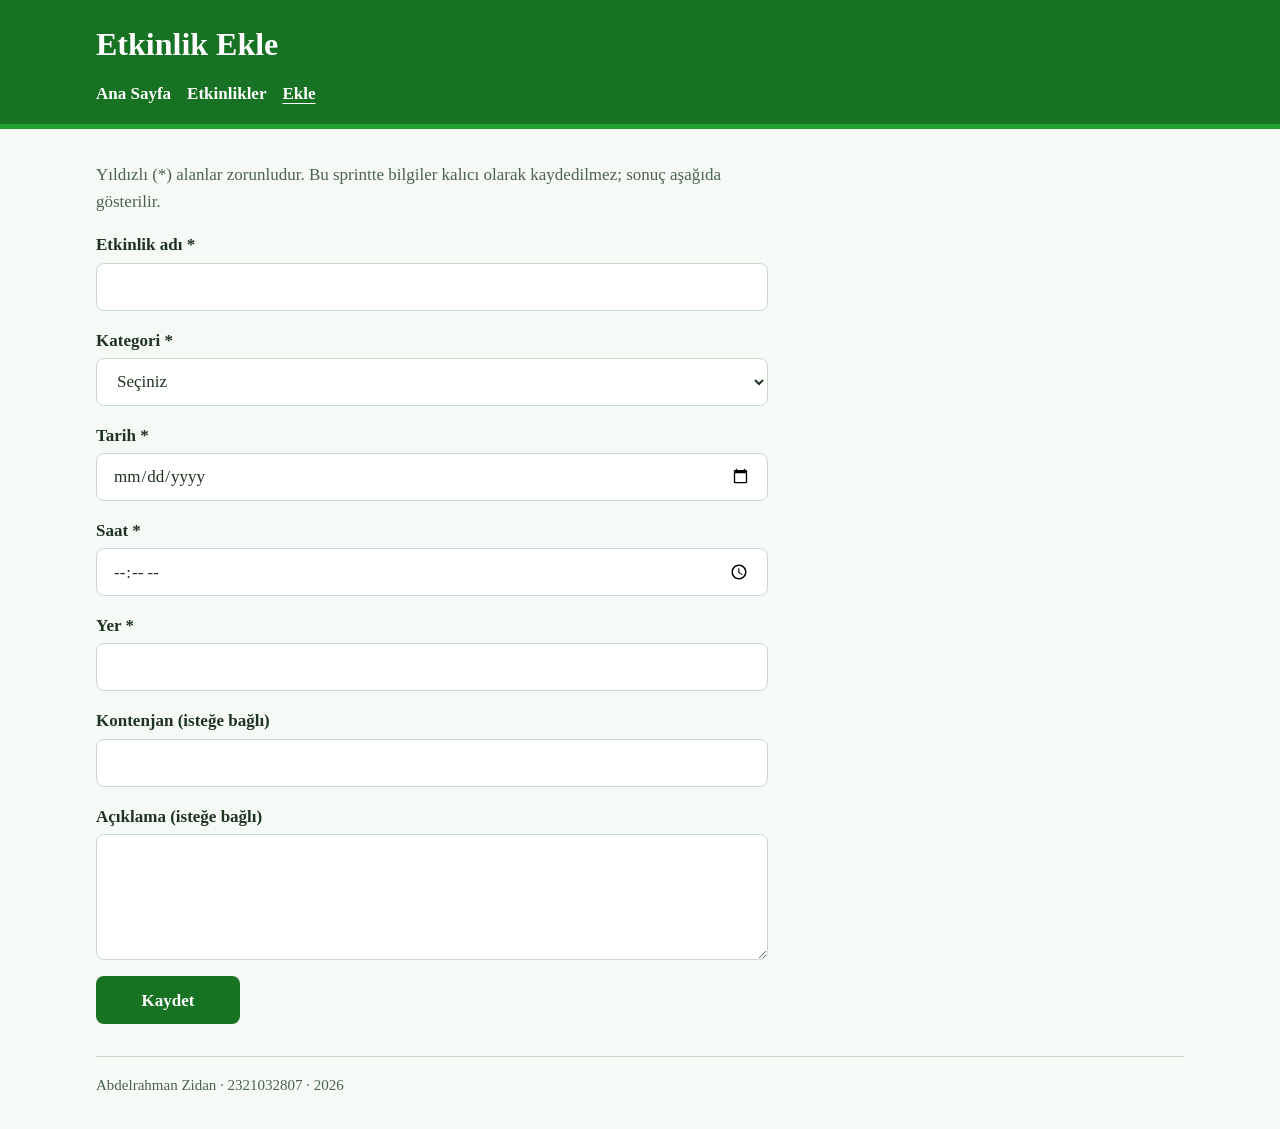
<file: kampus-etkinlik/sprint3/etkinlik-ekle.html>
<!DOCTYPE html>
<html lang="tr">
<head>
  <meta charset="UTF-8">
  <meta name="viewport" content="width=device-width, initial-scale=1">
  <meta name="description" content="Kampüsteki seminer, atölye ve söyleşileri keşfedin.">
  <meta name="author" content="Abdelrahman Zidan">
  <title>Etkinlik Ekle | Kampüs Etkinlikleri</title>
  <link rel="stylesheet" href="css/2321032807.css">
  <script type="module" src="js/event-form.js"></script>
</head>
<body>
  <header class="site-header">
    <div class="container">
      <h1>Etkinlik Ekle</h1>
      <nav aria-label="Ana menü">
        <a href="index.html">Ana Sayfa</a>
        <a href="etkinlikler.html">Etkinlikler</a>
        <a href="etkinlik-ekle.html" aria-current="page">Ekle</a>
      </nav>
    </div>
  </header>
  <main class="container" id="ana-icerik">
    <form id="etkinlik-formu" class="event-form" novalidate>
      <p class="form-hint">Yıldızlı (*) alanlar zorunludur. Bu sprintte bilgiler kalıcı olarak kaydedilmez; sonuç aşağıda gösterilir.</p>
      <div class="form-field">
        <label for="ad">Etkinlik adı *</label>
        <input id="ad" name="ad" type="text" minlength="3" maxlength="100" required aria-describedby="ad-hata">
        <span class="field-error" id="ad-hata"></span>
      </div>
      <div class="form-field">
        <label for="kategori">Kategori *</label>
        <select id="kategori" name="kategori" required aria-describedby="kategori-hata"><option value="">Seçiniz</option></select>
        <span class="field-error" id="kategori-hata"></span>
      </div>
      <div class="form-field">
        <label for="tarih">Tarih *</label>
        <input id="tarih" name="tarih" type="date" required aria-describedby="tarih-hata">
        <span class="field-error" id="tarih-hata"></span>
      </div>
      <div class="form-field">
        <label for="saat">Saat *</label>
        <input id="saat" name="saat" type="time" required aria-describedby="saat-hata">
        <span class="field-error" id="saat-hata"></span>
      </div>
      <div class="form-field">
        <label for="yer">Yer *</label>
        <input id="yer" name="yer" type="text" required aria-describedby="yer-hata">
        <span class="field-error" id="yer-hata"></span>
      </div>
      <div class="form-field">
        <label for="kontenjan">Kontenjan (isteğe bağlı)</label>
        <input id="kontenjan" name="kontenjan" type="number" min="1" max="1000" step="1" aria-describedby="kontenjan-hata">
        <span class="field-error" id="kontenjan-hata"></span>
      </div>
      <div class="form-field">
        <label for="aciklama">Açıklama (isteğe bağlı)</label>
        <textarea id="aciklama" name="aciklama" rows="4" maxlength="2000" aria-describedby="aciklama-hata"></textarea>
        <span class="field-error" id="aciklama-hata"></span>
      </div>
      <button type="submit">Kaydet</button>
    </form>
    <div id="form-mesaj" role="status" aria-live="polite" aria-atomic="true" hidden></div>
    <noscript><p class="notice notice-error">Bu sayfa için JavaScript etkin olmalıdır.</p></noscript>
  </main>
  <footer class="site-footer container">
    <p>Abdelrahman Zidan · 2321032807 · 2026</p>
  </footer>
</body>
</html>
</file>
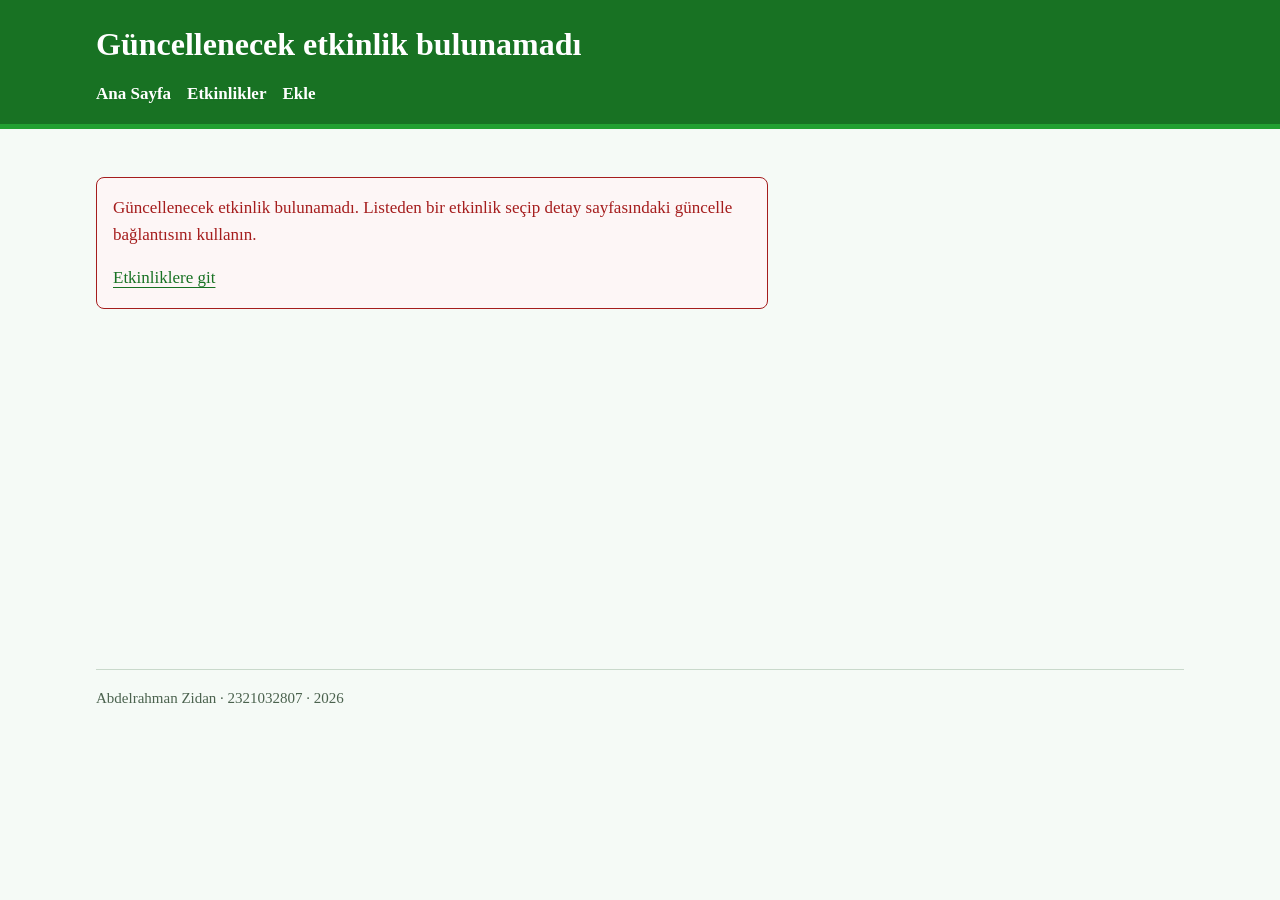
<file: kampus-etkinlik/sprint3/etkinlik-guncelle.html>
<!DOCTYPE html>
<html lang="tr">
<head>
  <meta charset="UTF-8">
  <meta name="viewport" content="width=device-width, initial-scale=1">
  <meta name="description" content="Kampüsteki seminer, atölye ve söyleşileri keşfedin.">
  <meta name="author" content="Abdelrahman Zidan">
  <title>Etkinlik Güncelle | Kampüs Etkinlikleri</title>
  <link rel="stylesheet" href="css/2321032807.css">
  <script type="module" src="js/event-form.js"></script>
</head>
<body>
  <header class="site-header">
    <div class="container">
      <h1>Etkinlik Güncelle</h1>
      <nav aria-label="Ana menü">
        <a href="index.html">Ana Sayfa</a>
        <a href="etkinlikler.html">Etkinlikler</a>
        <a href="etkinlik-ekle.html">Ekle</a>
      </nav>
    </div>
  </header>
  <main class="container" id="ana-icerik">
    <form id="etkinlik-formu" class="event-form" novalidate data-mode="guncelle">
      <p class="form-hint">Yıldızlı (*) alanlar zorunludur. Bu sprintte bilgiler kalıcı olarak kaydedilmez; sonuç aşağıda gösterilir.</p>
      <div class="form-field">
        <label for="ad">Etkinlik adı *</label>
        <input id="ad" name="ad" type="text" minlength="3" maxlength="100" required aria-describedby="ad-hata">
        <span class="field-error" id="ad-hata"></span>
      </div>
      <div class="form-field">
        <label for="kategori">Kategori *</label>
        <select id="kategori" name="kategori" required aria-describedby="kategori-hata"><option value="">Seçiniz</option></select>
        <span class="field-error" id="kategori-hata"></span>
      </div>
      <div class="form-field">
        <label for="tarih">Tarih *</label>
        <input id="tarih" name="tarih" type="date" required aria-describedby="tarih-hata">
        <span class="field-error" id="tarih-hata"></span>
      </div>
      <div class="form-field">
        <label for="saat">Saat *</label>
        <input id="saat" name="saat" type="time" required aria-describedby="saat-hata">
        <span class="field-error" id="saat-hata"></span>
      </div>
      <div class="form-field">
        <label for="yer">Yer *</label>
        <input id="yer" name="yer" type="text" required aria-describedby="yer-hata">
        <span class="field-error" id="yer-hata"></span>
      </div>
      <div class="form-field">
        <label for="kontenjan">Kontenjan (isteğe bağlı)</label>
        <input id="kontenjan" name="kontenjan" type="number" min="1" max="1000" step="1" aria-describedby="kontenjan-hata">
        <span class="field-error" id="kontenjan-hata"></span>
      </div>
      <div class="form-field">
        <label for="aciklama">Açıklama (isteğe bağlı)</label>
        <textarea id="aciklama" name="aciklama" rows="4" maxlength="2000" aria-describedby="aciklama-hata"></textarea>
        <span class="field-error" id="aciklama-hata"></span>
      </div>
      <button type="submit">Güncelle</button>
    </form>
    <div id="form-mesaj" role="status" aria-live="polite" aria-atomic="true" hidden></div>
    <noscript><p class="notice notice-error">Bu sayfa için JavaScript etkin olmalıdır.</p></noscript>
  </main>
  <footer class="site-footer container">
    <p>Abdelrahman Zidan · 2321032807 · 2026</p>
  </footer>
</body>
</html>
</file>
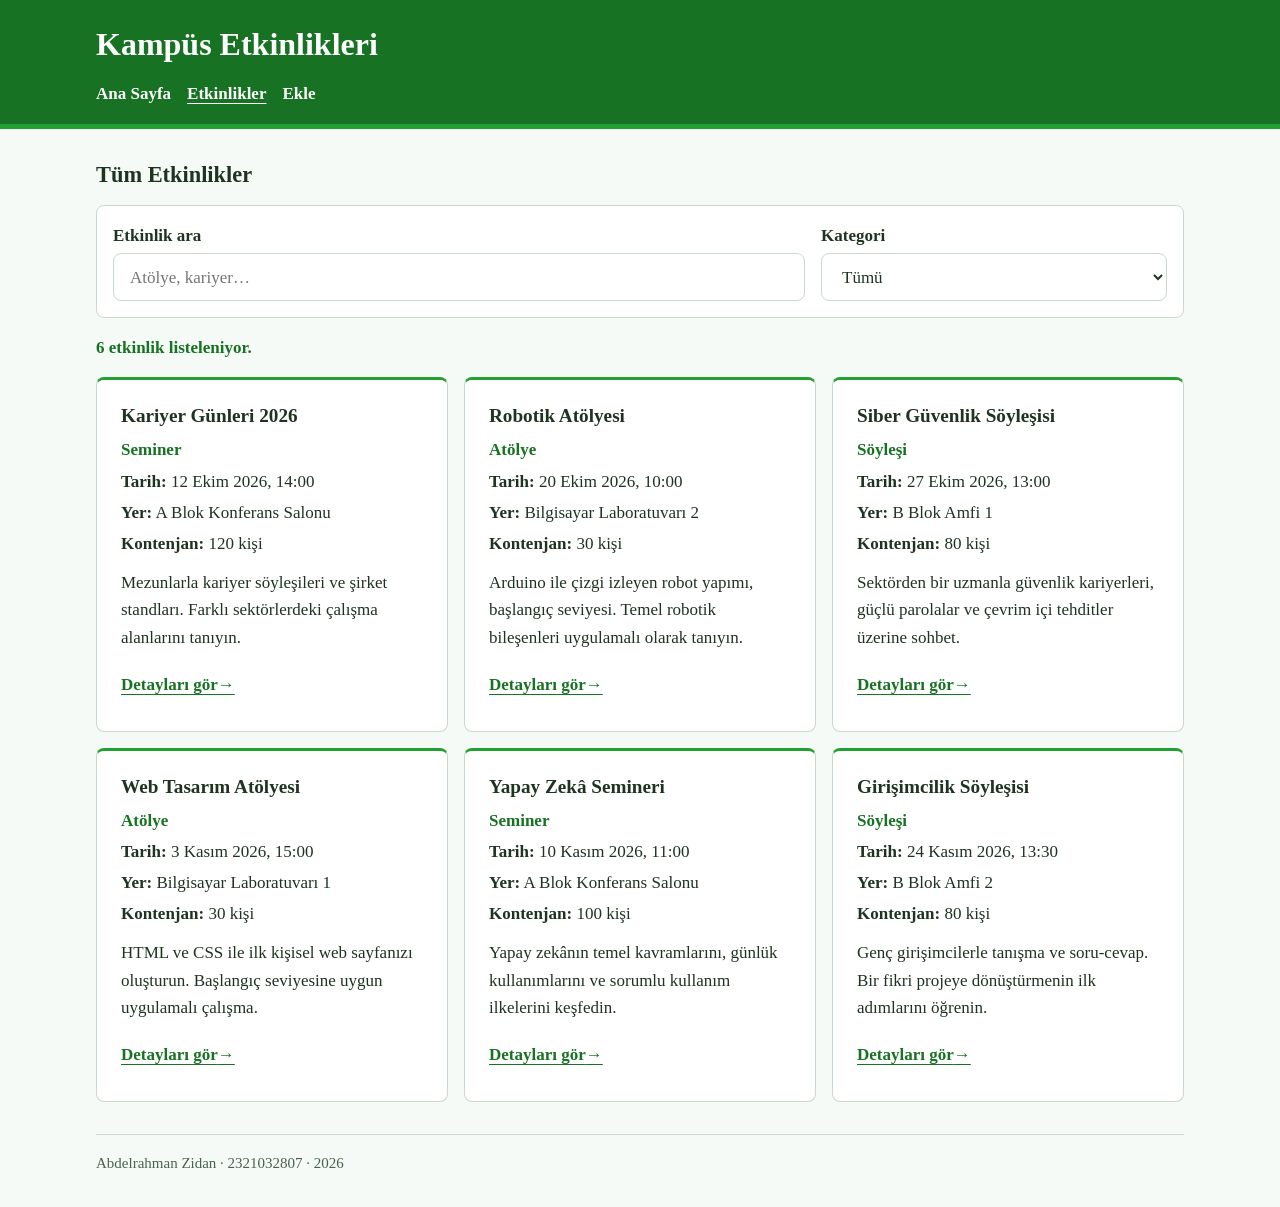
<file: kampus-etkinlik/sprint3/etkinlikler.html>
<!DOCTYPE html>
<html lang="tr">
<head>
  <meta charset="UTF-8">
  <meta name="viewport" content="width=device-width, initial-scale=1">
  <meta name="description" content="Kampüsteki seminer, atölye ve söyleşileri keşfedin.">
  <meta name="author" content="Abdelrahman Zidan">
  <title>Kampüs Etkinlikleri | Kampüs Etkinlikleri</title>
  <link rel="stylesheet" href="css/2321032807.css">
  <script type="module" src="js/event-list.js"></script>
</head>
<body>
  <header class="site-header">
    <div class="container">
      <h1>Kampüs Etkinlikleri</h1>
      <nav aria-label="Ana menü">
        <a href="index.html">Ana Sayfa</a>
        <a href="etkinlikler.html" aria-current="page">Etkinlikler</a>
        <a href="etkinlik-ekle.html">Ekle</a>
      </nav>
    </div>
  </header>
  <main class="container" id="ana-icerik">
    <h2 id="liste-baslik">Tüm Etkinlikler</h2>
    <form id="filtre-formu" class="filtre" role="search">
      <div>
        <label for="arama">Etkinlik ara</label>
        <input type="search" id="arama" name="arama" placeholder="Atölye, kariyer…" autocomplete="off" aria-controls="etkinlik-listesi">
      </div>
      <div>
        <label for="kategori-filtre">Kategori</label>
        <select id="kategori-filtre" name="kategori" aria-controls="etkinlik-listesi"><option value="">Tümü</option></select>
      </div>
    </form>
    <p id="sonuc" role="status" aria-live="polite" aria-atomic="true"></p>
    <section id="etkinlik-listesi" class="event-grid" aria-labelledby="liste-baslik"></section>
    <noscript><p class="notice notice-error">Bu sayfa için JavaScript etkin olmalıdır.</p></noscript>
  </main>
  <footer class="site-footer container">
    <p>Abdelrahman Zidan · 2321032807 · 2026</p>
  </footer>
</body>
</html>
</file>
<file: kampus-etkinlik/sprint2/css/2321032807.css>
/* Abdelrahman Zidan — 2321032807 */
:root {
  --no: 2321032807;
  --ton: mod(var(--no), 360);
  --renk-ana: hsl(var(--ton) 65% 38%);
  --renk-zemin: hsl(var(--ton) 30% 97%);
  --font: "Palatino Linotype", "Book Antiqua", Palatino, serif;
  --renk-metin: hsl(var(--ton) 24% 16%);
  --renk-ikincil: hsl(var(--ton) 13% 34%);
  --renk-yuzey: hsl(var(--ton) 30% 100%);
  --renk-cizgi: hsl(var(--ton) 18% 82%);
  --renk-koyu: hsl(var(--ton) 65% 27%);
  --renk-acik: hsl(var(--ton) 40% 92%);
  --renk-hata: hsl(0 70% 38%);
  --renk-hata-zemin: hsl(0 70% 98%);
  --bosluk-xs: 0.25rem;
  --bosluk-s: 0.5rem;
  --bosluk-m: 1rem;
  --bosluk-l: 1.5rem;
  --bosluk-xl: 2rem;
  --kose: 8px;
  --icerik-genisligi: 68rem;
}

/* Older browsers still receive the correct computed hue. */
@supports not (width: mod(10px, 3px)) {
  :root { --ton: 127; }
}

* { box-sizing: border-box; }
body {
  margin: 0;
  font-family: var(--font);
  font-size: 1.0625rem;
  line-height: 1.6;
  color: var(--renk-metin);
  background: var(--renk-zemin);
  overflow-wrap: anywhere;
}
.container {
  width: min(100% - var(--bosluk-xl), var(--icerik-genisligi));
  margin-inline: auto;
}
h1, h2, h3 { line-height: 1.25; margin: 0 0 var(--bosluk-m); }
h1 { font-size: clamp(1.4rem, 3vw, 2rem); }
h2 { font-size: 1.4rem; }
h3 { font-size: 1.2rem; }
p { margin: 0 0 var(--bosluk-m); }
a { color: var(--renk-koyu); text-underline-offset: var(--bosluk-xs); }
a:hover { text-decoration-thickness: 2px; }
a:focus-visible, button:focus-visible, input:focus-visible,
select:focus-visible, textarea:focus-visible {
  outline: 3px solid var(--renk-koyu);
  outline-offset: 3px;
}
.site-header {
  padding-block: var(--bosluk-l) var(--bosluk-s);
  background: var(--renk-koyu);
  border-bottom: 5px solid var(--renk-ana);
  color: var(--renk-yuzey);
}
.site-header h1 { margin-bottom: var(--bosluk-s); }
nav { display: flex; flex-wrap: wrap; gap: var(--bosluk-xs) var(--bosluk-m); }
nav a {
  display: inline-flex;
  align-items: center;
  min-height: 44px;
  font-weight: bold;
  color: var(--renk-yuzey);
  text-decoration: none;
  text-shadow: 0 1px 1px var(--renk-koyu);
}
nav a:hover, nav a[aria-current="page"] { text-decoration: underline; }
nav a:focus-visible { outline-color: var(--renk-yuzey); }
main { padding-block: var(--bosluk-xl); min-height: 60vh; }
.intro { max-width: 48rem; margin-bottom: var(--bosluk-l); }
.event-grid { display: grid; grid-template-columns: minmax(0, 1fr); gap: var(--bosluk-m); }
.event-card {
  min-width: 0;
  padding: var(--bosluk-l);
  background: var(--renk-yuzey);
  border: 1px solid var(--renk-cizgi);
  border-radius: var(--kose);
}
.event-card h3 { margin-bottom: var(--bosluk-s); }
.event-card p { margin-bottom: var(--bosluk-xs); }
.detail-link, .all-events a {
  display: inline-flex;
  align-items: center;
  min-height: 44px;
  font-weight: bold;
}
.all-events { margin-block: var(--bosluk-m) 0; }
.site-footer {
  color: var(--renk-ikincil);
  border-top: 1px solid var(--renk-cizgi);
  padding-block: var(--bosluk-m);
  font-size: 0.9375rem;
}
.detail-grid { display: grid; grid-template-columns: minmax(0, 1fr); gap: var(--bosluk-l); }
.detail-grid > * { min-width: 0; }
figure { margin: 0; }
img { display: block; width: 100%; height: auto; border-radius: var(--kose); }
figcaption { margin-top: var(--bosluk-s); color: var(--renk-ikincil); font-style: italic; }
dl { margin: 0 0 var(--bosluk-m); padding: var(--bosluk-m); border: 1px solid var(--renk-cizgi); border-radius: var(--kose); background: var(--renk-yuzey); }
dt { font-weight: bold; }
dd { margin: 0 0 var(--bosluk-s); }
.event-detail { margin-bottom: var(--bosluk-xl); scroll-margin-top: var(--bosluk-m); }
/* Native fragment navigation selects the matching event without JavaScript. */
@supports selector(main:has(article:target)) {
  .event-detail { display: none; }
  .event-detail:target { display: block; }
  main:not(:has(.event-detail:target)) .event-detail:first-child { display: block; }
}
.event-form { max-width: 42rem; }
.form-hint { color: var(--renk-ikincil); }
.form-field { margin-bottom: var(--bosluk-m); }
label { display: block; font-weight: bold; margin-bottom: var(--bosluk-xs); }
input, select, textarea {
  display: block;
  width: 100%;
  min-width: 0;
  max-width: 100%;
  min-height: 48px;
  padding: var(--bosluk-s) var(--bosluk-m);
  font: inherit;
  color: var(--renk-metin);
  background: var(--renk-yuzey);
  border: 1px solid var(--renk-cizgi);
  border-radius: var(--kose);
}
textarea { resize: vertical; }
input:user-invalid, select:user-invalid, textarea:user-invalid {
  border: 2px solid var(--renk-hata);
  background: var(--renk-hata-zemin);
}
.field-error { color: var(--renk-hata); font-size: 0.9375rem; margin-top: var(--bosluk-xs); }
:user-invalid + .field-error[hidden] { display: block; }
button {
  width: 100%;
  min-height: 48px;
  padding: var(--bosluk-s) var(--bosluk-xl);
  border: 0;
  border-radius: var(--kose);
  background: var(--renk-koyu);
  color: var(--renk-yuzey);
  font: inherit;
  font-weight: bold;
  cursor: pointer;
}
button:hover { background: var(--renk-metin); }
.sr-only { position: absolute; width: 1px; height: 1px; padding: 0; margin: -1px; overflow: hidden; clip-path: inset(50%); white-space: nowrap; }
@media (min-width: 42rem) {
  .event-grid { grid-template-columns: repeat(2, minmax(0, 1fr)); }
  .detail-grid { grid-template-columns: repeat(2, minmax(0, 1fr)); }
  dl { display: grid; grid-template-columns: auto minmax(0, 1fr); gap: var(--bosluk-s) var(--bosluk-m); }
  dd { margin: 0; }
  button { width: auto; min-width: 9rem; }
}
@media (min-width: 60rem) {
  .event-grid { grid-template-columns: repeat(3, minmax(0, 1fr)); }
  .upcoming-grid { grid-template-columns: repeat(2, minmax(0, 1fr)); }
}
</file>
<file: kampus-etkinlik/sprint3/css/2321032807.css>
/* Abdelrahman Zidan — 2321032807 */
:root {
  --no: 2321032807;
  --ton: mod(var(--no), 360);
  --renk-ana: hsl(var(--ton) 65% 38%);
  --renk-zemin: hsl(var(--ton) 30% 97%);
  --font: "Palatino Linotype", "Book Antiqua", Palatino, serif;
  --renk-metin: hsl(var(--ton) 24% 16%);
  --renk-ikincil: hsl(var(--ton) 13% 34%);
  --renk-yuzey: hsl(var(--ton) 30% 100%);
  --renk-cizgi: hsl(var(--ton) 18% 82%);
  --renk-koyu: hsl(var(--ton) 65% 27%);
  --renk-acik: hsl(var(--ton) 40% 92%);
  --renk-hata: hsl(0 70% 38%);
  --renk-hata-zemin: hsl(0 70% 98%);
  --bosluk-xs: 0.25rem;
  --bosluk-s: 0.5rem;
  --bosluk-m: 1rem;
  --bosluk-l: 1.5rem;
  --bosluk-xl: 2rem;
  --kose: 8px;
  --icerik-genisligi: 68rem;
}

/* Older browsers still receive the correct computed hue. */
@supports not (width: mod(10px, 3px)) {
  :root { --ton: 127; }
}

* { box-sizing: border-box; }
body {
  margin: 0;
  font-family: var(--font);
  font-size: 1.0625rem;
  line-height: 1.6;
  color: var(--renk-metin);
  background: var(--renk-zemin);
  overflow-wrap: anywhere;
}
.container {
  width: min(100% - var(--bosluk-xl), var(--icerik-genisligi));
  margin-inline: auto;
}
h1, h2, h3 { line-height: 1.25; margin: 0 0 var(--bosluk-m); }
h1 { font-size: clamp(1.4rem, 3vw, 2rem); }
h2 { font-size: 1.4rem; }
h3 { font-size: 1.2rem; }
p { margin: 0 0 var(--bosluk-m); }
a { color: var(--renk-koyu); text-underline-offset: var(--bosluk-xs); }
a:hover { text-decoration-thickness: 2px; }
a:focus-visible, button:focus-visible, input:focus-visible,
select:focus-visible, textarea:focus-visible {
  outline: 3px solid var(--renk-koyu);
  outline-offset: 3px;
}
.site-header {
  padding-block: var(--bosluk-l) var(--bosluk-s);
  background: var(--renk-koyu);
  border-bottom: 5px solid var(--renk-ana);
  color: var(--renk-yuzey);
}
.site-header h1 { margin-bottom: var(--bosluk-s); }
nav { display: flex; flex-wrap: wrap; gap: var(--bosluk-xs) var(--bosluk-m); }
nav a {
  display: inline-flex;
  align-items: center;
  min-height: 44px;
  font-weight: bold;
  color: var(--renk-yuzey);
  text-decoration: none;
  text-shadow: 0 1px 1px var(--renk-koyu);
}
nav a:hover, nav a[aria-current="page"] { text-decoration: underline; }
nav a:focus-visible { outline-color: var(--renk-yuzey); }
main { padding-block: var(--bosluk-xl); min-height: 60vh; }
.intro { max-width: 48rem; margin-bottom: var(--bosluk-l); }
.event-grid { display: grid; grid-template-columns: minmax(0, 1fr); gap: var(--bosluk-m); }
.event-card {
  min-width: 0;
  padding: var(--bosluk-l);
  background: var(--renk-yuzey);
  border: 1px solid var(--renk-cizgi);
  border-radius: var(--kose);
}
.event-card h3 { margin-bottom: var(--bosluk-s); }
.event-card p { margin-bottom: var(--bosluk-xs); }
.detail-link, .all-events a {
  display: inline-flex;
  align-items: center;
  min-height: 44px;
  font-weight: bold;
}
.all-events { margin-block: var(--bosluk-m) 0; }
.site-footer {
  color: var(--renk-ikincil);
  border-top: 1px solid var(--renk-cizgi);
  padding-block: var(--bosluk-m);
  font-size: 0.9375rem;
}
.detail-grid { display: grid; grid-template-columns: minmax(0, 1fr); gap: var(--bosluk-l); }
.detail-grid > * { min-width: 0; }
figure { margin: 0; }
img { display: block; width: 100%; height: auto; border-radius: var(--kose); }
figcaption { margin-top: var(--bosluk-s); color: var(--renk-ikincil); font-style: italic; }
dl { margin: 0 0 var(--bosluk-m); padding: var(--bosluk-m); border: 1px solid var(--renk-cizgi); border-radius: var(--kose); background: var(--renk-yuzey); }
dt { font-weight: bold; }
dd { margin: 0 0 var(--bosluk-s); }
.event-detail { margin-bottom: var(--bosluk-xl); scroll-margin-top: var(--bosluk-m); }
.event-form { max-width: 42rem; }
.form-hint { color: var(--renk-ikincil); }
.form-field { margin-bottom: var(--bosluk-m); }
label { display: block; font-weight: bold; margin-bottom: var(--bosluk-xs); }
input, select, textarea {
  display: block;
  width: 100%;
  min-width: 0;
  max-width: 100%;
  min-height: 48px;
  padding: var(--bosluk-s) var(--bosluk-m);
  font: inherit;
  color: var(--renk-metin);
  background: var(--renk-yuzey);
  border: 1px solid var(--renk-cizgi);
  border-radius: var(--kose);
}
textarea { resize: vertical; }
.field-error { color: var(--renk-hata); font-size: 0.9375rem; margin-top: var(--bosluk-xs); }
button {
  width: 100%;
  min-height: 48px;
  padding: var(--bosluk-s) var(--bosluk-xl);
  border: 0;
  border-radius: var(--kose);
  background: var(--renk-koyu);
  color: var(--renk-yuzey);
  font: inherit;
  font-weight: bold;
  cursor: pointer;
}
button:hover { background: var(--renk-metin); }
.sr-only { position: absolute; width: 1px; height: 1px; padding: 0; margin: -1px; overflow: hidden; clip-path: inset(50%); white-space: nowrap; }
@media (min-width: 42rem) {
  .event-grid { grid-template-columns: repeat(2, minmax(0, 1fr)); }
  .detail-grid { grid-template-columns: repeat(2, minmax(0, 1fr)); }
  dl { display: grid; grid-template-columns: auto minmax(0, 1fr); gap: var(--bosluk-s) var(--bosluk-m); }
  dd { margin: 0; }
  button { width: auto; min-width: 9rem; }
}
@media (min-width: 60rem) {
  .event-grid { grid-template-columns: repeat(3, minmax(0, 1fr)); }
  .upcoming-grid { grid-template-columns: repeat(2, minmax(0, 1fr)); }
}

/* Sprint 3: filtre, JavaScript doğrulaması ve sonuç mesajları. */
[hidden] { display: none !important; }
.event-card { display: flex; flex-direction: column; border-top: 3px solid var(--renk-ana); }
.event-card .detail-link { margin-top: auto; }
.category-label { color: var(--renk-koyu); font-weight: bold; }
.card-description { padding-block: var(--bosluk-s); }
.filtre {
  display: grid;
  grid-template-columns: minmax(0, 1fr);
  gap: var(--bosluk-m);
  padding: var(--bosluk-m);
  margin-bottom: var(--bosluk-m);
  background: var(--renk-yuzey);
  border: 1px solid var(--renk-cizgi);
  border-radius: var(--kose);
}
.filtre > div { min-width: 0; }
#sonuc { color: var(--renk-koyu); font-weight: bold; }
.empty-state { grid-column: 1 / -1; padding: var(--bosluk-l); border: 1px solid var(--renk-cizgi); border-radius: var(--kose); background: var(--renk-yuzey); }
.notice { margin-block: var(--bosluk-m); padding: var(--bosluk-m); border: 1px solid; border-radius: var(--kose); }
.notice p:last-child { margin-bottom: 0; }
.notice-error { color: var(--renk-hata); background: var(--renk-hata-zemin); border-color: var(--renk-hata); }
.notice-success { color: var(--renk-koyu); background: var(--renk-acik); border-color: var(--renk-ana); }
#form-mesaj { max-width: 42rem; }
pre { margin: 0; font-size: 0.9375rem; white-space: pre-wrap; overflow-wrap: anywhere; }
[aria-invalid="true"] { border: 2px solid var(--renk-hata); background: var(--renk-hata-zemin); }
.field-error { display: block; }
.field-error:empty { display: none; }
.detail-actions { display: flex; flex-wrap: wrap; align-items: center; gap: var(--bosluk-m); }
.button-link { display: inline-flex; justify-content: center; align-items: center; min-height: 48px; padding: var(--bosluk-s) var(--bosluk-m); color: var(--renk-yuzey); background: var(--renk-koyu); border-radius: var(--kose); font-weight: bold; text-decoration: none; }
.button-link:hover { background: var(--renk-metin); }
@media (min-width: 42rem) { .filtre { grid-template-columns: minmax(0, 2fr) minmax(0, 1fr); } }
</file>
